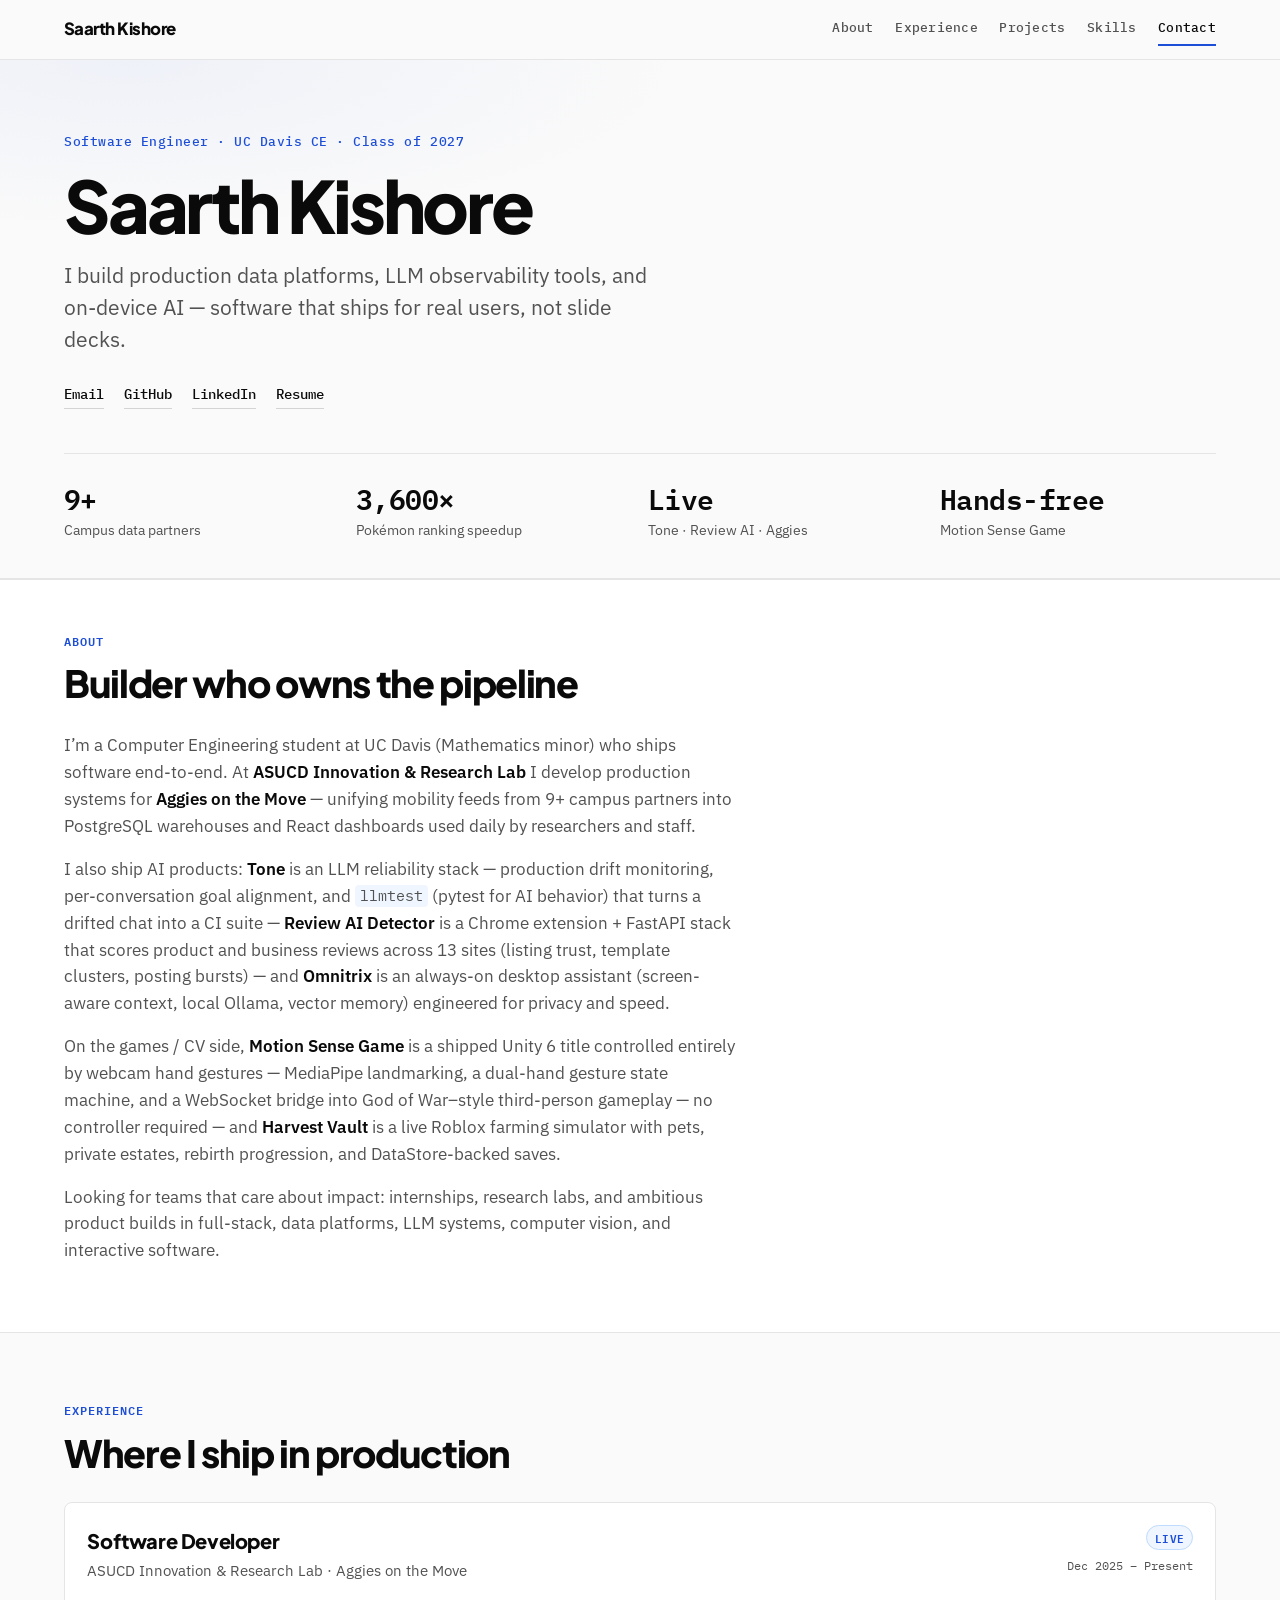
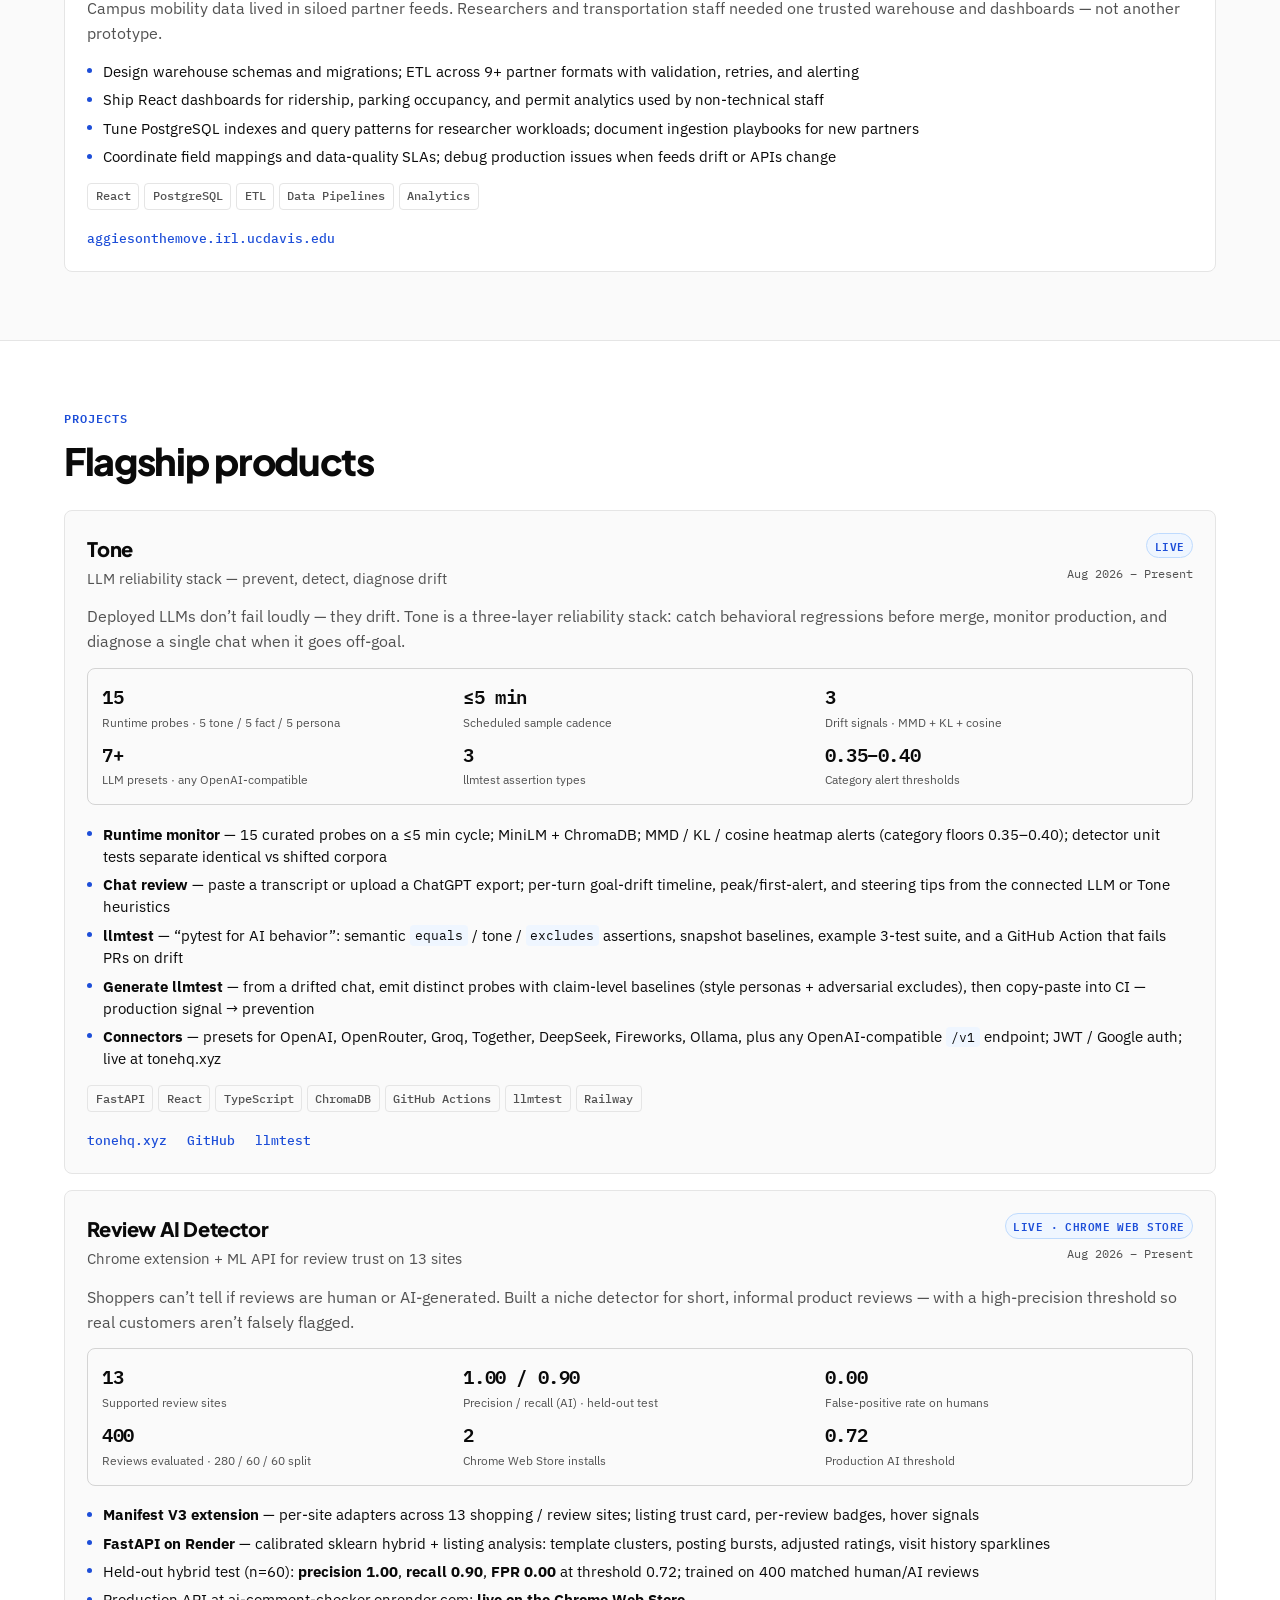
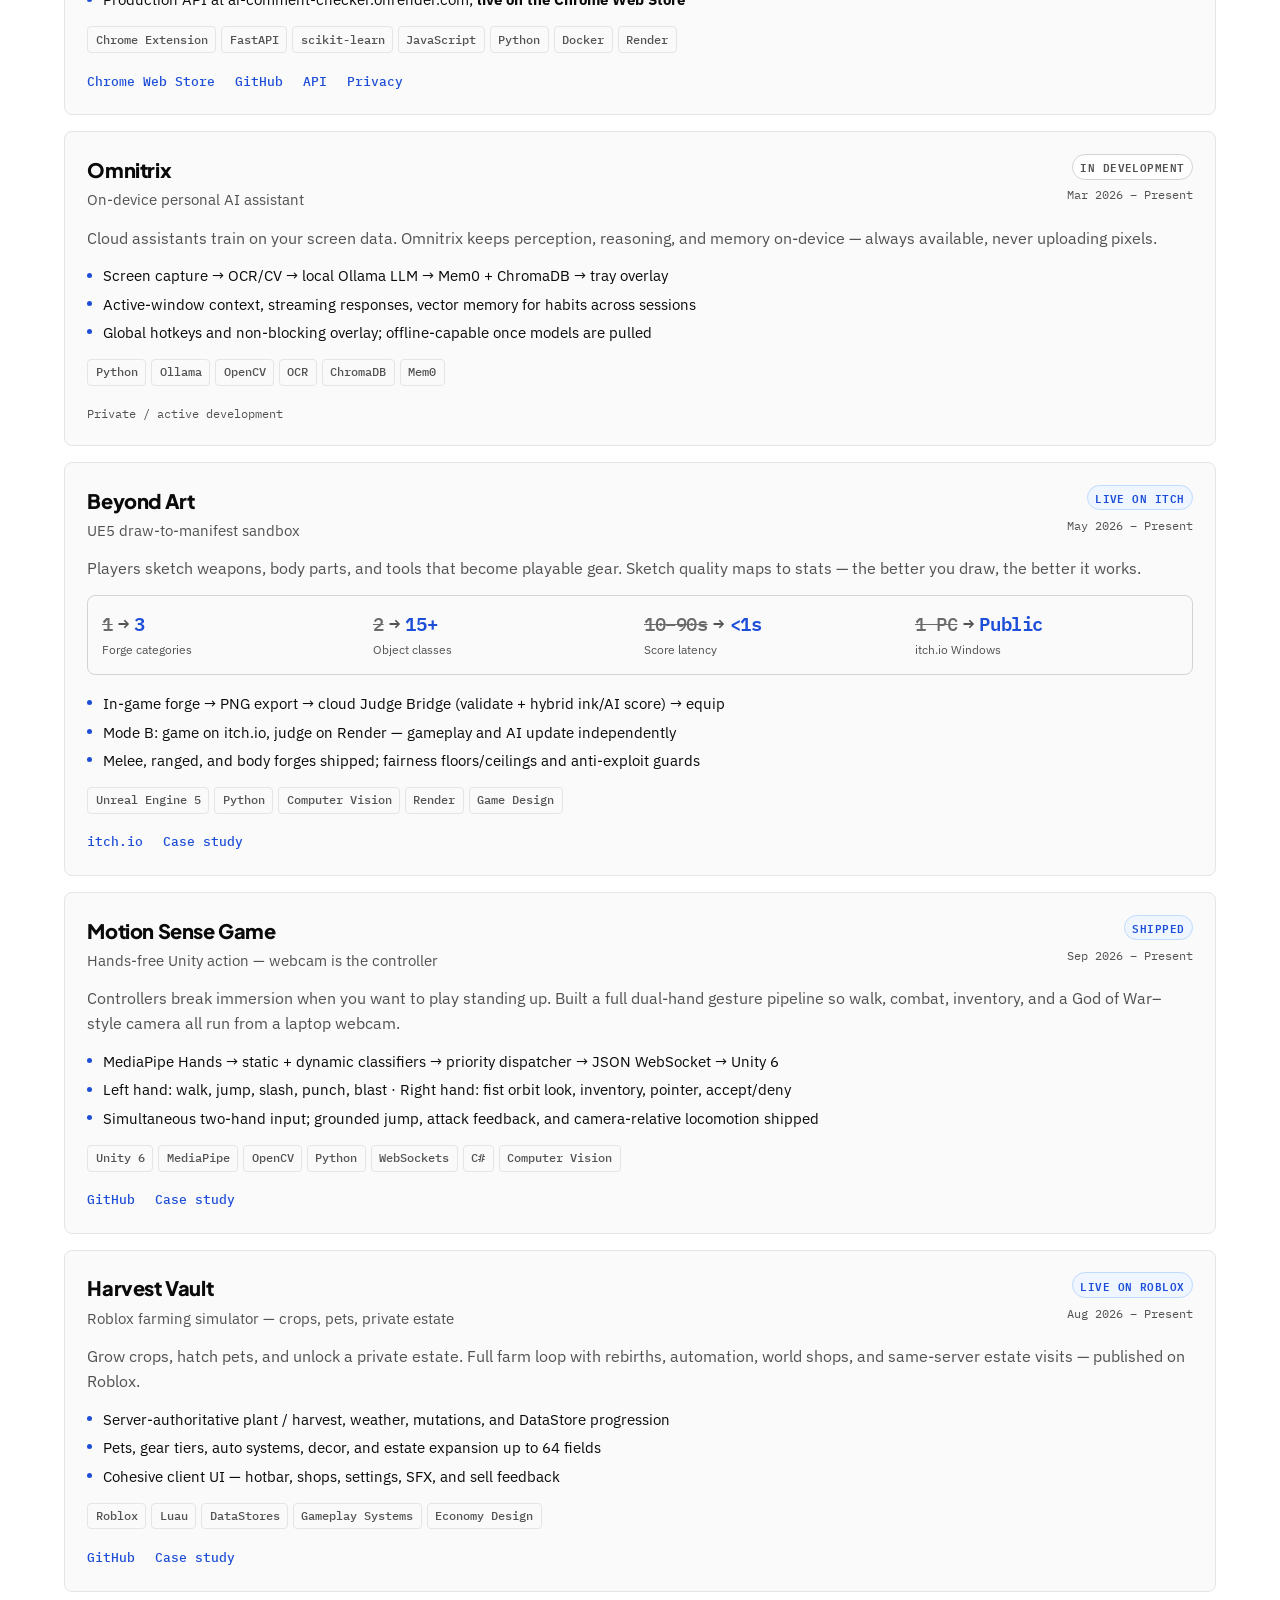
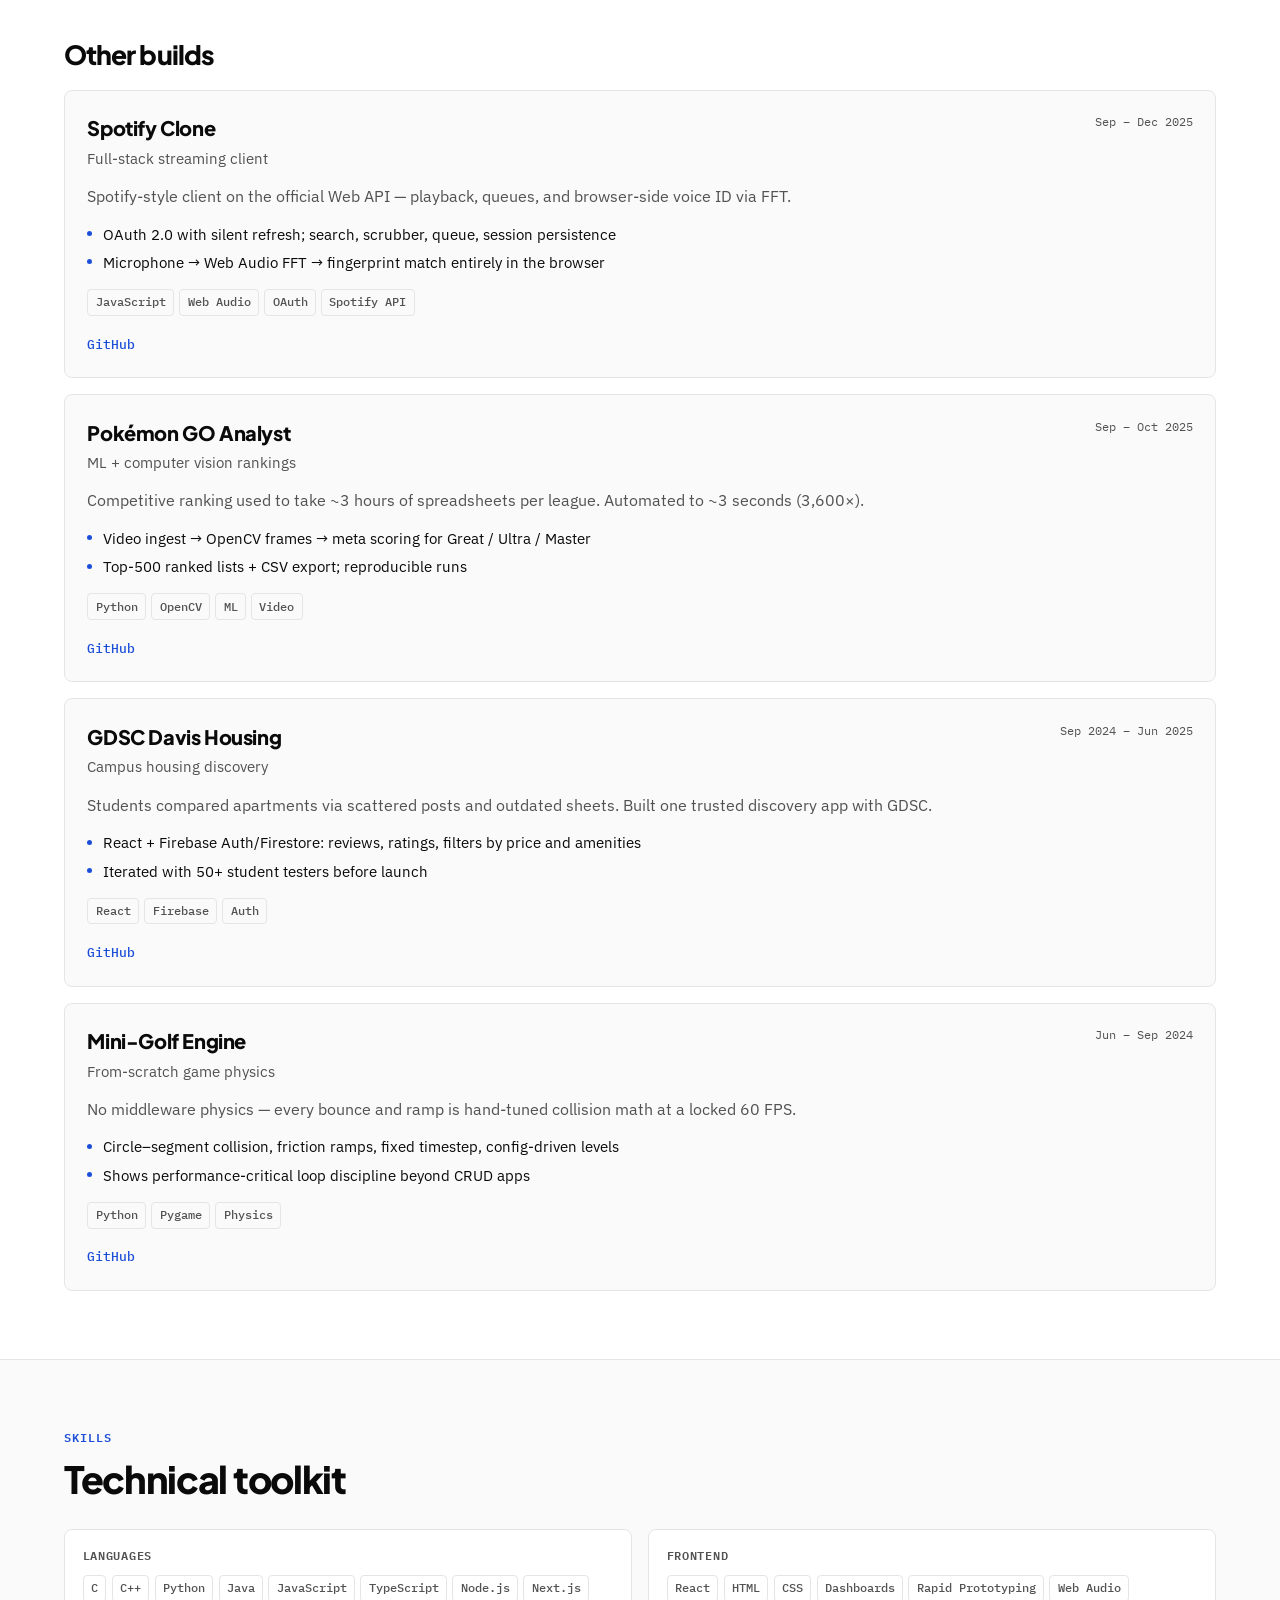
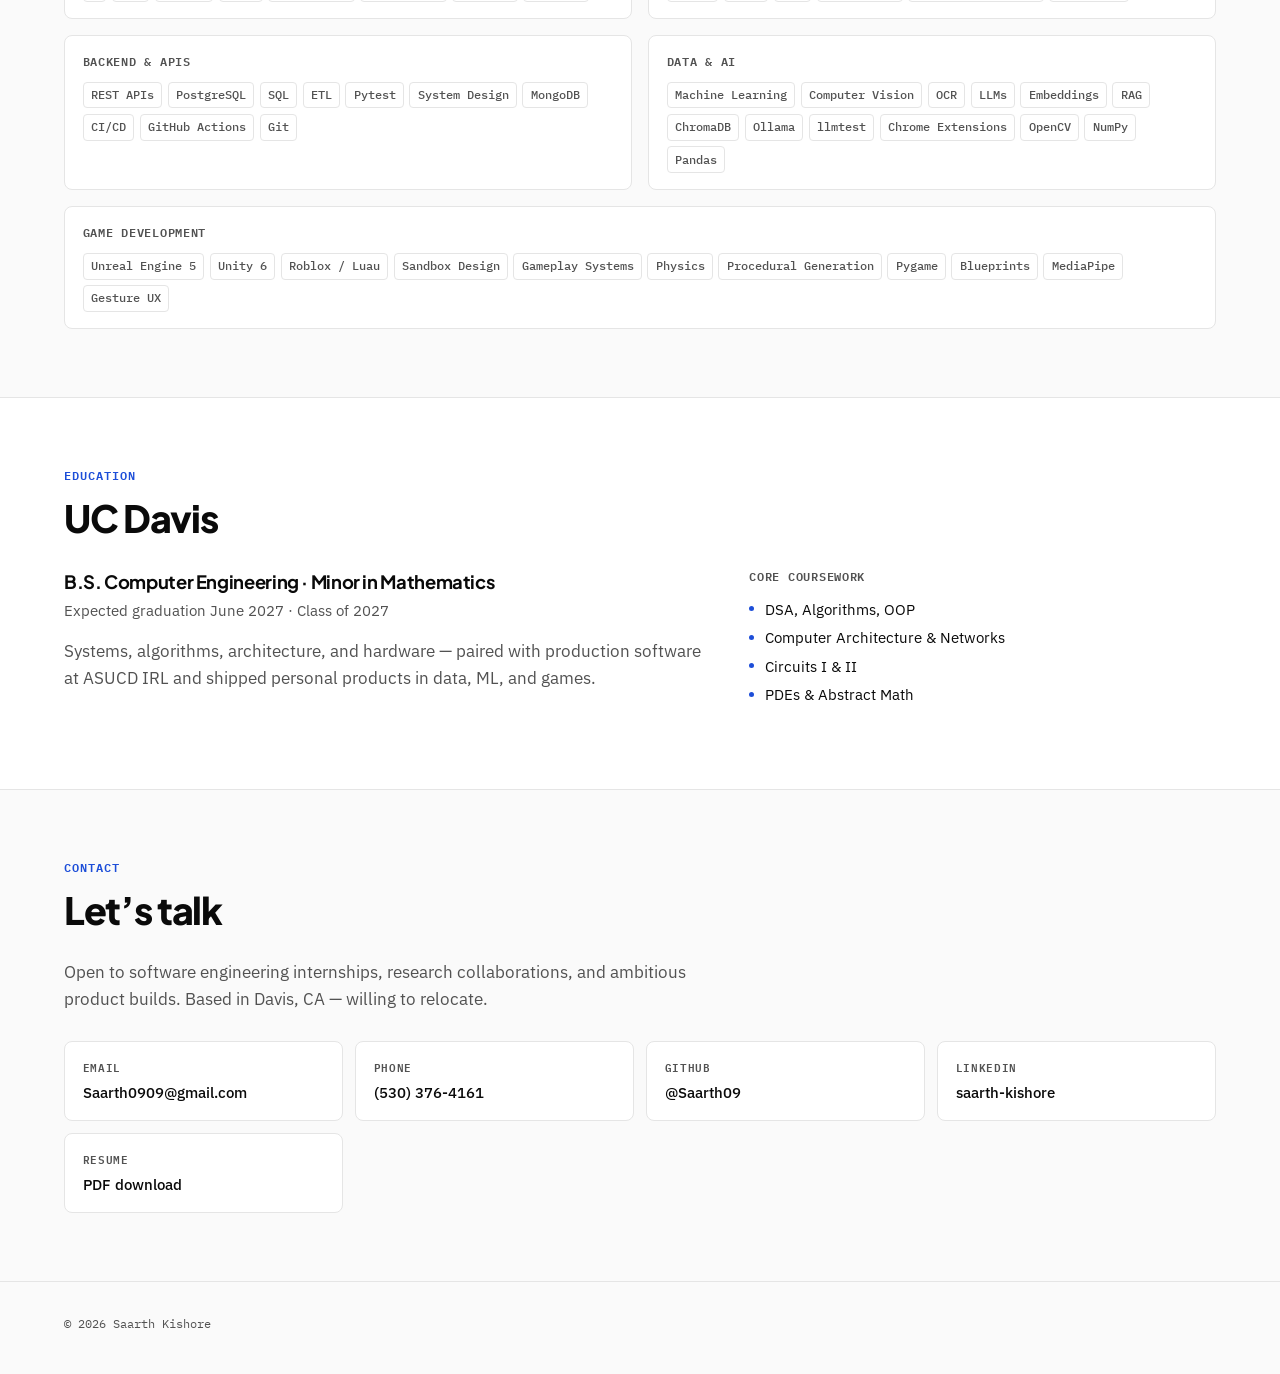
<file: index.html>
<!DOCTYPE html>
<html lang="en">
<head>
  <meta charset="UTF-8" />
  <meta name="viewport" content="width=device-width, initial-scale=1.0" />
  <meta name="description" content="Saarth Kishore — Software Engineer at UC Davis. Production campus data platforms (ASUCD IRL), LLM reliability stack (Tone + llmtest), Review AI Detector, Omnitrix, Motion Sense Game (Unity + MediaPipe), Harvest Vault (Roblox), full-stack systems, and computer vision." />
  <title>Saarth Kishore | Software Engineer</title>
  <link rel="preconnect" href="https://fonts.googleapis.com" />
  <link rel="preconnect" href="https://fonts.gstatic.com" crossorigin />
  <link href="https://fonts.googleapis.com/css2?family=IBM+Plex+Mono:wght@400;500;600&family=IBM+Plex+Sans:wght@400;500;600;700&family=Plus+Jakarta+Sans:wght@700;800&display=swap" rel="stylesheet" />
  <link rel="stylesheet" href="styles.css?v=26" />
  <link rel="icon" href="data:image/svg+xml,%3Csvg xmlns='http://www.w3.org/2000/svg' viewBox='0 0 100 100'%3E%3Ctext y='.9em' font-size='90'%3E%F0%9F%95%B7%EF%B8%8F%3C/text%3E%3C/svg%3E" />
</head>
<body>
  <a class="skip-link" href="#main">Skip to content</a>

  <header class="site-header" id="siteHeader">
    <div class="shell header-inner">
      <a class="brand" href="#top">Saarth Kishore</a>
      <button type="button" class="nav-toggle" id="navToggle" aria-expanded="false" aria-controls="siteNav" aria-label="Menu">
        <span></span><span></span>
      </button>
      <nav class="site-nav" id="siteNav" aria-label="Primary">
        <a href="#about">About</a>
        <a href="#experience">Experience</a>
        <a href="#projects">Projects</a>
        <a href="#skills">Skills</a>
        <a href="#contact">Contact</a>
      </nav>
    </div>
  </header>

  <main id="main">
    <section class="hero" id="top">
      <div class="shell hero-inner reveal">
        <p class="hero-eyebrow">Software Engineer · UC Davis CE · Class of 2027</p>
        <h1 class="hero-name">Saarth Kishore</h1>
        <p class="hero-tagline">
          I build production data platforms, LLM observability tools, and on-device AI —
          software that ships for real users, not slide decks.
        </p>
        <div class="hero-links">
          <a href="mailto:Saarth0909@gmail.com">Email</a>
          <a href="https://github.com/Saarth09" target="_blank" rel="noopener noreferrer">GitHub</a>
          <a href="https://www.linkedin.com/in/saarth-kishore-3716b81b5/" target="_blank" rel="noopener noreferrer">LinkedIn</a>
          <a href="Saarth%20Kishore%20Resume.pdf">Resume</a>
        </div>
        <dl class="stat-row">
          <div class="stat">
            <dt>9+</dt>
            <dd>Campus data partners</dd>
          </div>
          <div class="stat">
            <dt>3,600×</dt>
            <dd>Pokémon ranking speedup</dd>
          </div>
          <div class="stat">
            <dt>Live</dt>
            <dd>Tone · Review AI · Aggies</dd>
          </div>
          <div class="stat">
            <dt>Hands-free</dt>
            <dd>Motion Sense Game</dd>
          </div>
        </dl>
      </div>
    </section>

    <section class="section section-alt" id="about">
      <div class="shell reveal">
        <p class="section-label">About</p>
        <h2 class="section-title">Builder who owns the pipeline</h2>
        <div class="prose">
          <p>
            I’m a Computer Engineering student at UC Davis (Mathematics minor) who ships software
            end-to-end. At <strong>ASUCD Innovation &amp; Research Lab</strong> I develop production
            systems for <strong>Aggies on the Move</strong> — unifying mobility feeds from 9+ campus
            partners into PostgreSQL warehouses and React dashboards used daily by researchers and staff.
          </p>
          <p>
            I also ship AI products: <strong>Tone</strong> is an LLM reliability stack — production drift
            monitoring, per-conversation goal alignment, and <code>llmtest</code> (pytest for AI behavior)
            that turns a drifted chat into a CI suite — <strong>Review AI Detector</strong> is a Chrome
            extension + FastAPI stack that scores product and business reviews across 13 sites (listing trust,
            template clusters, posting bursts) — and <strong>Omnitrix</strong> is an always-on desktop assistant
            (screen-aware context, local Ollama, vector memory) engineered for privacy and speed.
          </p>
          <p>
            On the games / CV side, <strong>Motion Sense Game</strong> is a shipped Unity 6 title controlled
            entirely by webcam hand gestures — MediaPipe landmarking, a dual-hand gesture state machine, and a
            WebSocket bridge into God of War–style third-person gameplay — no controller required — and
            <strong>Harvest Vault</strong> is a live Roblox farming simulator with pets, private estates,
            rebirth progression, and DataStore-backed saves.
          </p>
          <p>
            Looking for teams that care about impact: internships, research labs, and ambitious product builds
            in full-stack, data platforms, LLM systems, computer vision, and interactive software.
          </p>
        </div>
      </div>
    </section>

    <section class="section" id="experience">
      <div class="shell reveal">
        <p class="section-label">Experience</p>
        <h2 class="section-title">Where I ship in production</h2>

        <article class="job-card">
          <header class="card-head">
            <div>
              <h3 class="card-title">Software Developer</h3>
              <p class="card-meta">ASUCD Innovation &amp; Research Lab · Aggies on the Move</p>
            </div>
            <div class="card-meta-right">
              <span class="pill pill-live">Live</span>
              <time class="card-dates">Dec 2025 – Present</time>
            </div>
          </header>
          <p class="card-problem">
            Campus mobility data lived in siloed partner feeds. Researchers and transportation staff
            needed one trusted warehouse and dashboards — not another prototype.
          </p>
          <ul class="card-bullets">
            <li>Design warehouse schemas and migrations; ETL across 9+ partner formats with validation, retries, and alerting</li>
            <li>Ship React dashboards for ridership, parking occupancy, and permit analytics used by non-technical staff</li>
            <li>Tune PostgreSQL indexes and query patterns for researcher workloads; document ingestion playbooks for new partners</li>
            <li>Coordinate field mappings and data-quality SLAs; debug production issues when feeds drift or APIs change</li>
          </ul>
          <ul class="tags">
            <li>React</li><li>PostgreSQL</li><li>ETL</li><li>Data Pipelines</li><li>Analytics</li>
          </ul>
          <div class="card-links">
            <a class="text-link" href="https://aggiesonthemove.irl.ucdavis.edu/" target="_blank" rel="noopener noreferrer">aggiesonthemove.irl.ucdavis.edu</a>
          </div>
        </article>
      </div>
    </section>

    <section class="section section-alt" id="projects">
      <div class="shell">
        <div class="reveal">
          <p class="section-label">Projects</p>
          <h2 class="section-title">Flagship products</h2>
        </div>

        <div class="project-grid">
          <article class="project-card reveal">
            <header class="card-head">
              <div>
                <h3 class="card-title">Tone</h3>
                <p class="card-meta">LLM reliability stack — prevent, detect, diagnose drift</p>
              </div>
              <div class="card-meta-right">
                <span class="pill pill-live">Live</span>
                <time class="card-dates">Aug 2026 – Present</time>
              </div>
            </header>
            <p class="card-problem">
              Deployed LLMs don’t fail loudly — they drift. Tone is a three-layer reliability stack:
              catch behavioral regressions before merge, monitor production, and diagnose a single chat
              when it goes off-goal.
            </p>
            <dl class="card-metrics card-metrics-prominent card-metrics-3" aria-label="Tone reliability metrics">
              <div class="card-metric">
                <dt>15</dt>
                <dd>Runtime probes · 5 tone / 5 fact / 5 persona</dd>
              </div>
              <div class="card-metric">
                <dt>≤5&nbsp;min</dt>
                <dd>Scheduled sample cadence</dd>
              </div>
              <div class="card-metric">
                <dt>3</dt>
                <dd>Drift signals · MMD + KL + cosine</dd>
              </div>
              <div class="card-metric">
                <dt>7+</dt>
                <dd>LLM presets · any OpenAI-compatible</dd>
              </div>
              <div class="card-metric">
                <dt>3</dt>
                <dd>llmtest assertion types</dd>
              </div>
              <div class="card-metric">
                <dt>0.35–0.40</dt>
                <dd>Category alert thresholds</dd>
              </div>
            </dl>
            <ul class="card-bullets">
              <li><strong>Runtime monitor</strong> — 15 curated probes on a ≤5&nbsp;min cycle; MiniLM + ChromaDB; MMD / KL / cosine heatmap alerts (category floors 0.35–0.40); detector unit tests separate identical vs shifted corpora</li>
              <li><strong>Chat review</strong> — paste a transcript or upload a ChatGPT export; per-turn goal-drift timeline, peak/first-alert, and steering tips from the connected LLM or Tone heuristics</li>
              <li><strong>llmtest</strong> — “pytest for AI behavior”: semantic <code>equals</code> / tone / <code>excludes</code> assertions, snapshot baselines, example 3-test suite, and a GitHub Action that fails PRs on drift</li>
              <li><strong>Generate llmtest</strong> — from a drifted chat, emit distinct probes with claim-level baselines (style personas + adversarial excludes), then copy-paste into CI — production signal → prevention</li>
              <li><strong>Connectors</strong> — presets for OpenAI, OpenRouter, Groq, Together, DeepSeek, Fireworks, Ollama, plus any OpenAI-compatible <code>/v1</code> endpoint; JWT / Google auth; live at tonehq.xyz</li>
            </ul>
            <ul class="tags">
              <li>FastAPI</li><li>React</li><li>TypeScript</li><li>ChromaDB</li><li>GitHub Actions</li><li>llmtest</li><li>Railway</li>
            </ul>
            <div class="card-links">
              <a class="text-link" href="https://tonehq.xyz" target="_blank" rel="noopener noreferrer">tonehq.xyz</a>
              <a class="text-link" href="https://github.com/Saarth09/Tone" target="_blank" rel="noopener noreferrer">GitHub</a>
              <a class="text-link" href="https://github.com/Saarth09/Tone/tree/main/packages/llmtest" target="_blank" rel="noopener noreferrer">llmtest</a>
            </div>
          </article>

          <article class="project-card reveal">
            <header class="card-head">
              <div>
                <h3 class="card-title">Review AI Detector</h3>
                <p class="card-meta">Chrome extension + ML API for review trust on 13 sites</p>
              </div>
              <div class="card-meta-right">
                <span class="pill pill-live">Live · Chrome Web Store</span>
                <time class="card-dates">Aug 2026 – Present</time>
              </div>
            </header>
            <p class="card-problem">
              Shoppers can’t tell if reviews are human or AI-generated. Built a niche detector for
              short, informal product reviews — with a high-precision threshold so real customers
              aren’t falsely flagged.
            </p>
            <dl class="card-metrics card-metrics-prominent card-metrics-3" aria-label="Review AI Detector metrics">
              <div class="card-metric">
                <dt>13</dt>
                <dd>Supported review sites</dd>
              </div>
              <div class="card-metric">
                <dt>1.00 / 0.90</dt>
                <dd>Precision / recall (AI) · held-out test</dd>
              </div>
              <div class="card-metric">
                <dt>0.00</dt>
                <dd>False-positive rate on humans</dd>
              </div>
              <div class="card-metric">
                <dt>400</dt>
                <dd>Reviews evaluated · 280 / 60 / 60 split</dd>
              </div>
              <div class="card-metric">
                <dt>2</dt>
                <dd>Chrome Web Store installs</dd>
              </div>
              <div class="card-metric">
                <dt>0.72</dt>
                <dd>Production AI threshold</dd>
              </div>
            </dl>
            <ul class="card-bullets">
              <li><strong>Manifest V3 extension</strong> — per-site adapters across 13 shopping / review sites; listing trust card, per-review badges, hover signals</li>
              <li><strong>FastAPI on Render</strong> — calibrated sklearn hybrid + listing analysis: template clusters, posting bursts, adjusted ratings, visit history sparklines</li>
              <li>Held-out hybrid test (n=60): <strong>precision 1.00</strong>, <strong>recall 0.90</strong>, <strong>FPR 0.00</strong> at threshold 0.72; trained on 400 matched human/AI reviews</li>
              <li>Production API at ai-comment-checker.onrender.com; <strong>live on the Chrome Web Store</strong></li>
            </ul>
            <ul class="tags">
              <li>Chrome Extension</li><li>FastAPI</li><li>scikit-learn</li><li>JavaScript</li><li>Python</li><li>Docker</li><li>Render</li>
            </ul>
            <div class="card-links">
              <a class="text-link" href="https://chromewebstore.google.com/detail/review-ai-detector/fodafbcpmajknhkpaicakejpcokkpjhp" target="_blank" rel="noopener noreferrer">Chrome Web Store</a>
              <a class="text-link" href="https://github.com/Saarth09/AI-Comment-Checker" target="_blank" rel="noopener noreferrer">GitHub</a>
              <a class="text-link" href="https://ai-comment-checker.onrender.com/health" target="_blank" rel="noopener noreferrer">API</a>
              <a class="text-link" href="https://raw.githubusercontent.com/Saarth09/AI-Comment-Checker/main/extension/privacy.html" target="_blank" rel="noopener noreferrer">Privacy</a>
            </div>
          </article>

          <article class="project-card reveal">
            <header class="card-head">
              <div>
                <h3 class="card-title">Omnitrix</h3>
                <p class="card-meta">On-device personal AI assistant</p>
              </div>
              <div class="card-meta-right">
                <span class="pill">In development</span>
                <time class="card-dates">Mar 2026 – Present</time>
              </div>
            </header>
            <p class="card-problem">
              Cloud assistants train on your screen data. Omnitrix keeps perception, reasoning, and memory
              on-device — always available, never uploading pixels.
            </p>
            <ul class="card-bullets">
              <li>Screen capture → OCR/CV → local Ollama LLM → Mem0 + ChromaDB → tray overlay</li>
              <li>Active-window context, streaming responses, vector memory for habits across sessions</li>
              <li>Global hotkeys and non-blocking overlay; offline-capable once models are pulled</li>
            </ul>
            <ul class="tags">
              <li>Python</li><li>Ollama</li><li>OpenCV</li><li>OCR</li><li>ChromaDB</li><li>Mem0</li>
            </ul>
            <div class="card-links">
              <span class="muted-note">Private / active development</span>
            </div>
          </article>

          <article class="project-card reveal">
            <header class="card-head">
              <div>
                <h3 class="card-title">Beyond Art</h3>
                <p class="card-meta">UE5 draw-to-manifest sandbox</p>
              </div>
              <div class="card-meta-right">
                <span class="pill pill-live">Live on itch</span>
                <time class="card-dates">May 2026 – Present</time>
              </div>
            </header>
            <p class="card-problem">
              Players sketch weapons, body parts, and tools that become playable gear.
              Sketch quality maps to stats — the better you draw, the better it works.
            </p>
            <dl class="card-metrics card-metrics-prominent" aria-label="Beyond Art impact metrics">
              <div class="card-metric">
                <dt><span class="metric-from">1</span><span class="metric-arrow" aria-hidden="true">→</span><span class="metric-to">3</span></dt>
                <dd>Forge categories</dd>
              </div>
              <div class="card-metric">
                <dt><span class="metric-from">2</span><span class="metric-arrow" aria-hidden="true">→</span><span class="metric-to">15+</span></dt>
                <dd>Object classes</dd>
              </div>
              <div class="card-metric">
                <dt><span class="metric-from">10–90s</span><span class="metric-arrow" aria-hidden="true">→</span><span class="metric-to">&lt;1s</span></dt>
                <dd>Score latency</dd>
              </div>
              <div class="card-metric">
                <dt><span class="metric-from">1 PC</span><span class="metric-arrow" aria-hidden="true">→</span><span class="metric-to">Public</span></dt>
                <dd>itch.io Windows</dd>
              </div>
            </dl>
            <ul class="card-bullets">
              <li>In-game forge → PNG export → cloud Judge Bridge (validate + hybrid ink/AI score) → equip</li>
              <li>Mode B: game on itch.io, judge on Render — gameplay and AI update independently</li>
              <li>Melee, ranged, and body forges shipped; fairness floors/ceilings and anti-exploit guards</li>
            </ul>
            <ul class="tags">
              <li>Unreal Engine 5</li><li>Python</li><li>Computer Vision</li><li>Render</li><li>Game Design</li>
            </ul>
            <div class="card-links">
              <a class="text-link" href="https://saarth09.itch.io/beyondart" target="_blank" rel="noopener noreferrer">itch.io</a>
              <a class="text-link" href="beyond-art.html">Case study</a>
            </div>
          </article>

          <article class="project-card reveal">
            <header class="card-head">
              <div>
                <h3 class="card-title">Motion Sense Game</h3>
                <p class="card-meta">Hands-free Unity action — webcam is the controller</p>
              </div>
              <div class="card-meta-right">
                <span class="pill pill-live">Shipped</span>
                <time class="card-dates">Sep 2026 – Present</time>
              </div>
            </header>
            <p class="card-problem">
              Controllers break immersion when you want to play standing up. Built a full dual-hand
              gesture pipeline so walk, combat, inventory, and a God of War–style camera all run from a laptop webcam.
            </p>
            <ul class="card-bullets">
              <li>MediaPipe Hands → static + dynamic classifiers → priority dispatcher → JSON WebSocket → Unity 6</li>
              <li>Left hand: walk, jump, slash, punch, blast · Right hand: fist orbit look, inventory, pointer, accept/deny</li>
              <li>Simultaneous two-hand input; grounded jump, attack feedback, and camera-relative locomotion shipped</li>
            </ul>
            <ul class="tags">
              <li>Unity 6</li><li>MediaPipe</li><li>OpenCV</li><li>Python</li><li>WebSockets</li><li>C#</li><li>Computer Vision</li>
            </ul>
            <div class="card-links">
              <a class="text-link" href="https://github.com/Saarth09/MotionSenseGame" target="_blank" rel="noopener noreferrer">GitHub</a>
              <a class="text-link" href="motion-sense-game.html">Case study</a>
            </div>
          </article>

          <article class="project-card reveal">
            <header class="card-head">
              <div>
                <h3 class="card-title">Harvest Vault</h3>
                <p class="card-meta">Roblox farming simulator — crops, pets, private estate</p>
              </div>
              <div class="card-meta-right">
                <span class="pill pill-live">Live on Roblox</span>
                <time class="card-dates">Aug 2026 – Present</time>
              </div>
            </header>
            <p class="card-problem">
              Grow crops, hatch pets, and unlock a private estate. Full farm loop with rebirths,
              automation, world shops, and same-server estate visits — published on Roblox.
            </p>
            <ul class="card-bullets">
              <li>Server-authoritative plant / harvest, weather, mutations, and DataStore progression</li>
              <li>Pets, gear tiers, auto systems, decor, and estate expansion up to 64 fields</li>
              <li>Cohesive client UI — hotbar, shops, settings, SFX, and sell feedback</li>
            </ul>
            <ul class="tags">
              <li>Roblox</li><li>Luau</li><li>DataStores</li><li>Gameplay Systems</li><li>Economy Design</li>
            </ul>
            <div class="card-links">
              <a class="text-link" href="https://github.com/Saarth09/Roblox-Farm-Simulator" target="_blank" rel="noopener noreferrer">GitHub</a>
              <a class="text-link" href="harvest-vault.html">Case study</a>
            </div>
          </article>
        </div>

        <div class="reveal" style="margin-top: 3rem;">
          <h2 class="section-title section-title-sm">Other builds</h2>
        </div>

        <div class="project-grid project-grid-2">
          <article class="project-card reveal">
            <header class="card-head">
              <div>
                <h3 class="card-title">Spotify Clone</h3>
                <p class="card-meta">Full-stack streaming client</p>
              </div>
              <time class="card-dates">Sep – Dec 2025</time>
            </header>
            <p class="card-problem">
              Spotify-style client on the official Web API — playback, queues, and browser-side voice ID via FFT.
            </p>
            <ul class="card-bullets">
              <li>OAuth 2.0 with silent refresh; search, scrubber, queue, session persistence</li>
              <li>Microphone → Web Audio FFT → fingerprint match entirely in the browser</li>
            </ul>
            <ul class="tags"><li>JavaScript</li><li>Web Audio</li><li>OAuth</li><li>Spotify API</li></ul>
            <div class="card-links">
              <a class="text-link" href="https://github.com/Saarth09" target="_blank" rel="noopener noreferrer">GitHub</a>
            </div>
          </article>

          <article class="project-card reveal">
            <header class="card-head">
              <div>
                <h3 class="card-title">Pokémon GO Analyst</h3>
                <p class="card-meta">ML + computer vision rankings</p>
              </div>
              <time class="card-dates">Sep – Oct 2025</time>
            </header>
            <p class="card-problem">
              Competitive ranking used to take ~3 hours of spreadsheets per league. Automated to ~3 seconds (3,600×).
            </p>
            <ul class="card-bullets">
              <li>Video ingest → OpenCV frames → meta scoring for Great / Ultra / Master</li>
              <li>Top-500 ranked lists + CSV export; reproducible runs</li>
            </ul>
            <ul class="tags"><li>Python</li><li>OpenCV</li><li>ML</li><li>Video</li></ul>
            <div class="card-links">
              <a class="text-link" href="https://github.com/Saarth09" target="_blank" rel="noopener noreferrer">GitHub</a>
            </div>
          </article>

          <article class="project-card reveal">
            <header class="card-head">
              <div>
                <h3 class="card-title">GDSC Davis Housing</h3>
                <p class="card-meta">Campus housing discovery</p>
              </div>
              <time class="card-dates">Sep 2024 – Jun 2025</time>
            </header>
            <p class="card-problem">
              Students compared apartments via scattered posts and outdated sheets. Built one trusted discovery app with GDSC.
            </p>
            <ul class="card-bullets">
              <li>React + Firebase Auth/Firestore: reviews, ratings, filters by price and amenities</li>
              <li>Iterated with 50+ student testers before launch</li>
            </ul>
            <ul class="tags"><li>React</li><li>Firebase</li><li>Auth</li></ul>
            <div class="card-links">
              <a class="text-link" href="https://github.com/Saarth09" target="_blank" rel="noopener noreferrer">GitHub</a>
            </div>
          </article>

          <article class="project-card reveal">
            <header class="card-head">
              <div>
                <h3 class="card-title">Mini-Golf Engine</h3>
                <p class="card-meta">From-scratch game physics</p>
              </div>
              <time class="card-dates">Jun – Sep 2024</time>
            </header>
            <p class="card-problem">
              No middleware physics — every bounce and ramp is hand-tuned collision math at a locked 60 FPS.
            </p>
            <ul class="card-bullets">
              <li>Circle–segment collision, friction ramps, fixed timestep, config-driven levels</li>
              <li>Shows performance-critical loop discipline beyond CRUD apps</li>
            </ul>
            <ul class="tags"><li>Python</li><li>Pygame</li><li>Physics</li></ul>
            <div class="card-links">
              <a class="text-link" href="https://github.com/Saarth09" target="_blank" rel="noopener noreferrer">GitHub</a>
            </div>
          </article>
        </div>
      </div>
    </section>

    <section class="section" id="skills">
      <div class="shell reveal">
        <p class="section-label">Skills</p>
        <h2 class="section-title">Technical toolkit</h2>
        <div class="skills-grid">
          <div class="skill-group">
            <h3>Languages</h3>
            <ul class="tags">
              <li>C</li><li>C++</li><li>Python</li><li>Java</li><li>JavaScript</li><li>TypeScript</li><li>Node.js</li><li>Next.js</li>
            </ul>
          </div>
          <div class="skill-group">
            <h3>Frontend</h3>
            <ul class="tags">
              <li>React</li><li>HTML</li><li>CSS</li><li>Dashboards</li><li>Rapid Prototyping</li><li>Web Audio</li>
            </ul>
          </div>
          <div class="skill-group">
            <h3>Backend &amp; APIs</h3>
            <ul class="tags">
              <li>REST APIs</li><li>PostgreSQL</li><li>SQL</li><li>ETL</li><li>Pytest</li><li>System Design</li><li>MongoDB</li><li>CI/CD</li><li>GitHub Actions</li><li>Git</li>
            </ul>
          </div>
          <div class="skill-group">
            <h3>Data &amp; AI</h3>
            <ul class="tags">
              <li>Machine Learning</li><li>Computer Vision</li><li>OCR</li><li>LLMs</li><li>Embeddings</li><li>RAG</li><li>ChromaDB</li><li>Ollama</li><li>llmtest</li><li>Chrome Extensions</li><li>OpenCV</li><li>NumPy</li><li>Pandas</li>
            </ul>
          </div>
          <div class="skill-group skill-group-wide">
            <h3>Game Development</h3>
            <ul class="tags">
              <li>Unreal Engine 5</li><li>Unity 6</li><li>Roblox / Luau</li><li>Sandbox Design</li><li>Gameplay Systems</li><li>Physics</li><li>Procedural Generation</li><li>Pygame</li><li>Blueprints</li><li>MediaPipe</li><li>Gesture UX</li>
            </ul>
          </div>
        </div>
      </div>
    </section>

    <section class="section section-alt" id="education">
      <div class="shell reveal">
        <p class="section-label">Education</p>
        <h2 class="section-title">UC Davis</h2>
        <div class="edu-grid">
          <div>
            <p class="edu-degree">B.S. Computer Engineering · Minor in Mathematics</p>
            <p class="card-meta">Expected graduation June 2027 · Class of 2027</p>
            <p class="prose" style="margin-top: 1rem;">
              Systems, algorithms, architecture, and hardware — paired with production software at ASUCD IRL
              and shipped personal products in data, ML, and games.
            </p>
          </div>
          <div>
            <h3 class="edu-sub">Core coursework</h3>
            <ul class="card-bullets">
              <li>DSA, Algorithms, OOP</li>
              <li>Computer Architecture &amp; Networks</li>
              <li>Circuits I &amp; II</li>
              <li>PDEs &amp; Abstract Math</li>
            </ul>
          </div>
        </div>
      </div>
    </section>

    <section class="section" id="contact">
      <div class="shell reveal">
        <p class="section-label">Contact</p>
        <h2 class="section-title">Let’s talk</h2>
        <p class="prose contact-lede">
          Open to software engineering internships, research collaborations, and ambitious product builds.
          Based in Davis, CA — willing to relocate.
        </p>
        <div class="contact-grid">
          <a class="contact-item" href="mailto:Saarth0909@gmail.com">
            <span class="contact-label">Email</span>
            <span class="contact-value">Saarth0909@gmail.com</span>
          </a>
          <a class="contact-item" href="tel:+15303764161">
            <span class="contact-label">Phone</span>
            <span class="contact-value">(530) 376-4161</span>
          </a>
          <a class="contact-item" href="https://github.com/Saarth09" target="_blank" rel="noopener noreferrer">
            <span class="contact-label">GitHub</span>
            <span class="contact-value">@Saarth09</span>
          </a>
          <a class="contact-item" href="https://www.linkedin.com/in/saarth-kishore-3716b81b5/" target="_blank" rel="noopener noreferrer">
            <span class="contact-label">LinkedIn</span>
            <span class="contact-value">saarth-kishore</span>
          </a>
          <a class="contact-item" href="Saarth%20Kishore%20Resume.pdf">
            <span class="contact-label">Resume</span>
            <span class="contact-value">PDF download</span>
          </a>
        </div>
      </div>
    </section>
  </main>

  <footer class="site-footer">
    <div class="shell">
      <p>© 2026 Saarth Kishore</p>
    </div>
  </footer>

  <script src="script.js?v=20"></script>
</body>
</html>
</file>
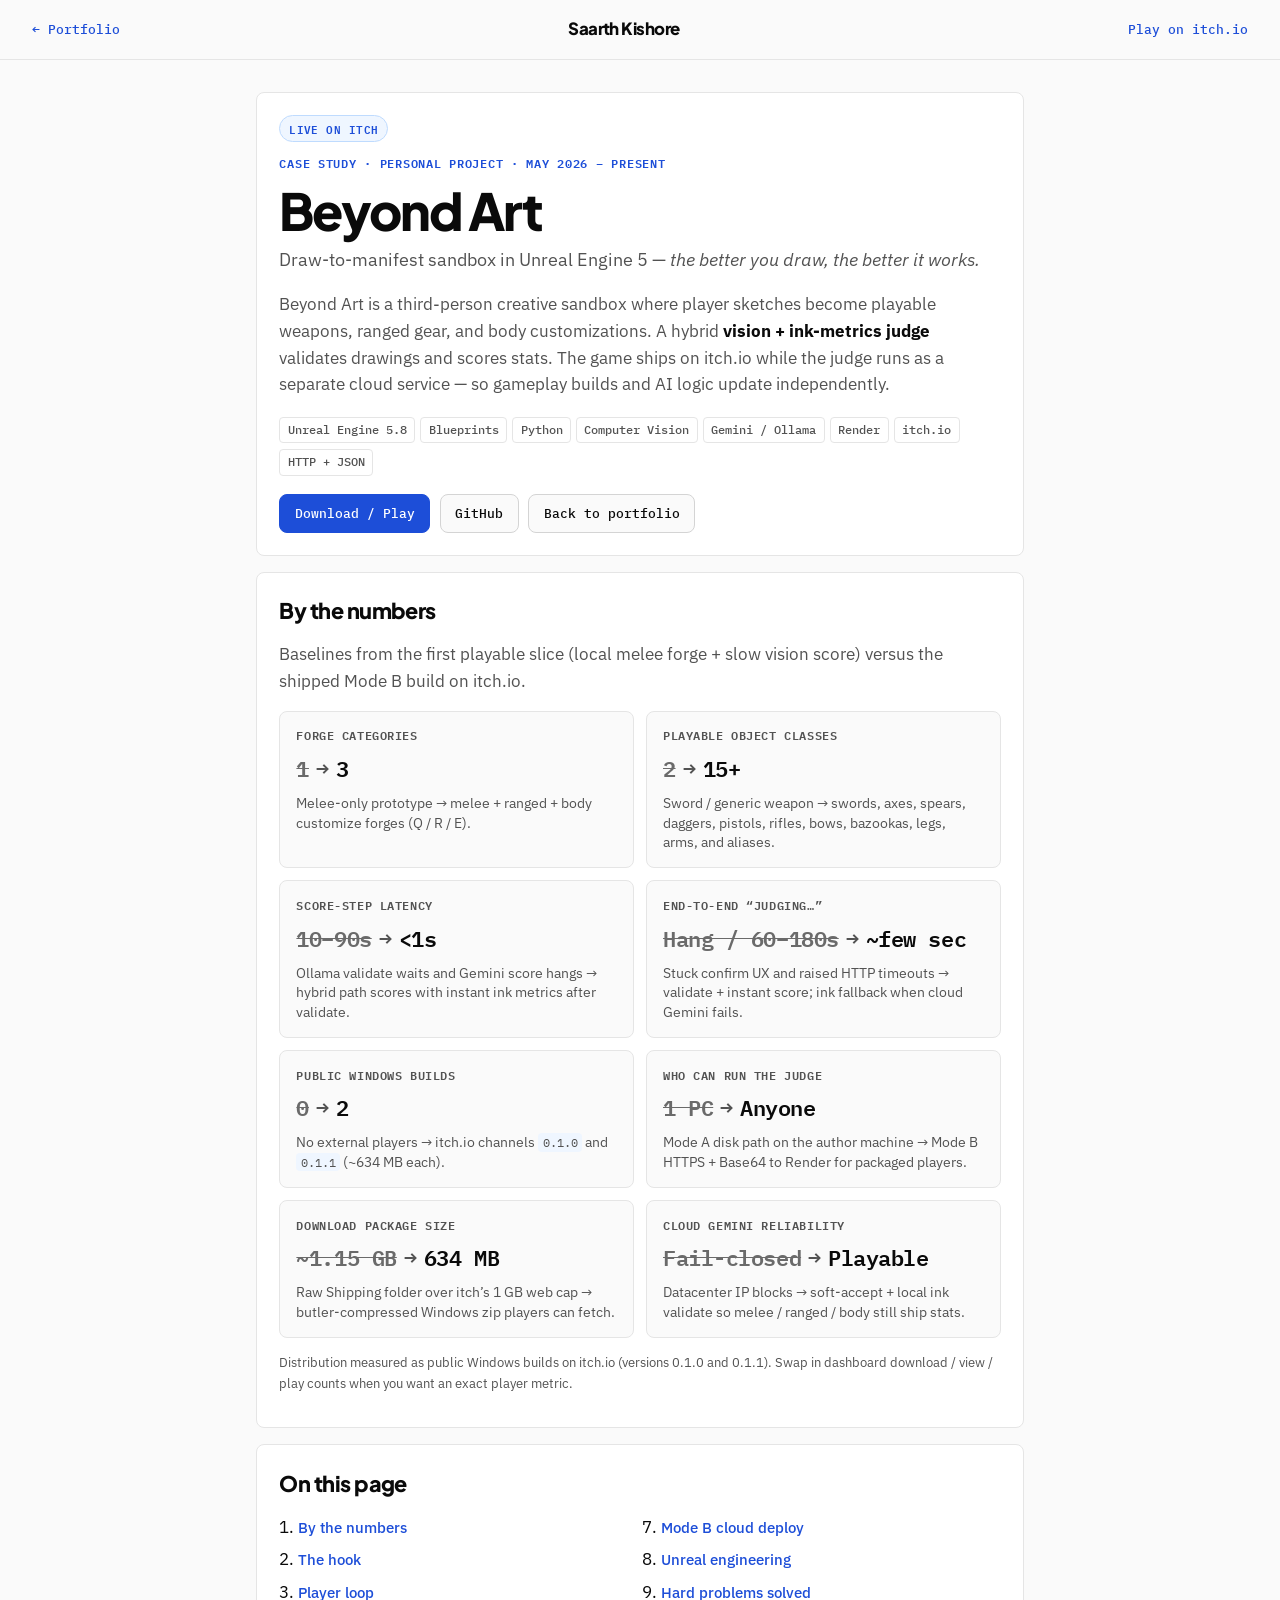
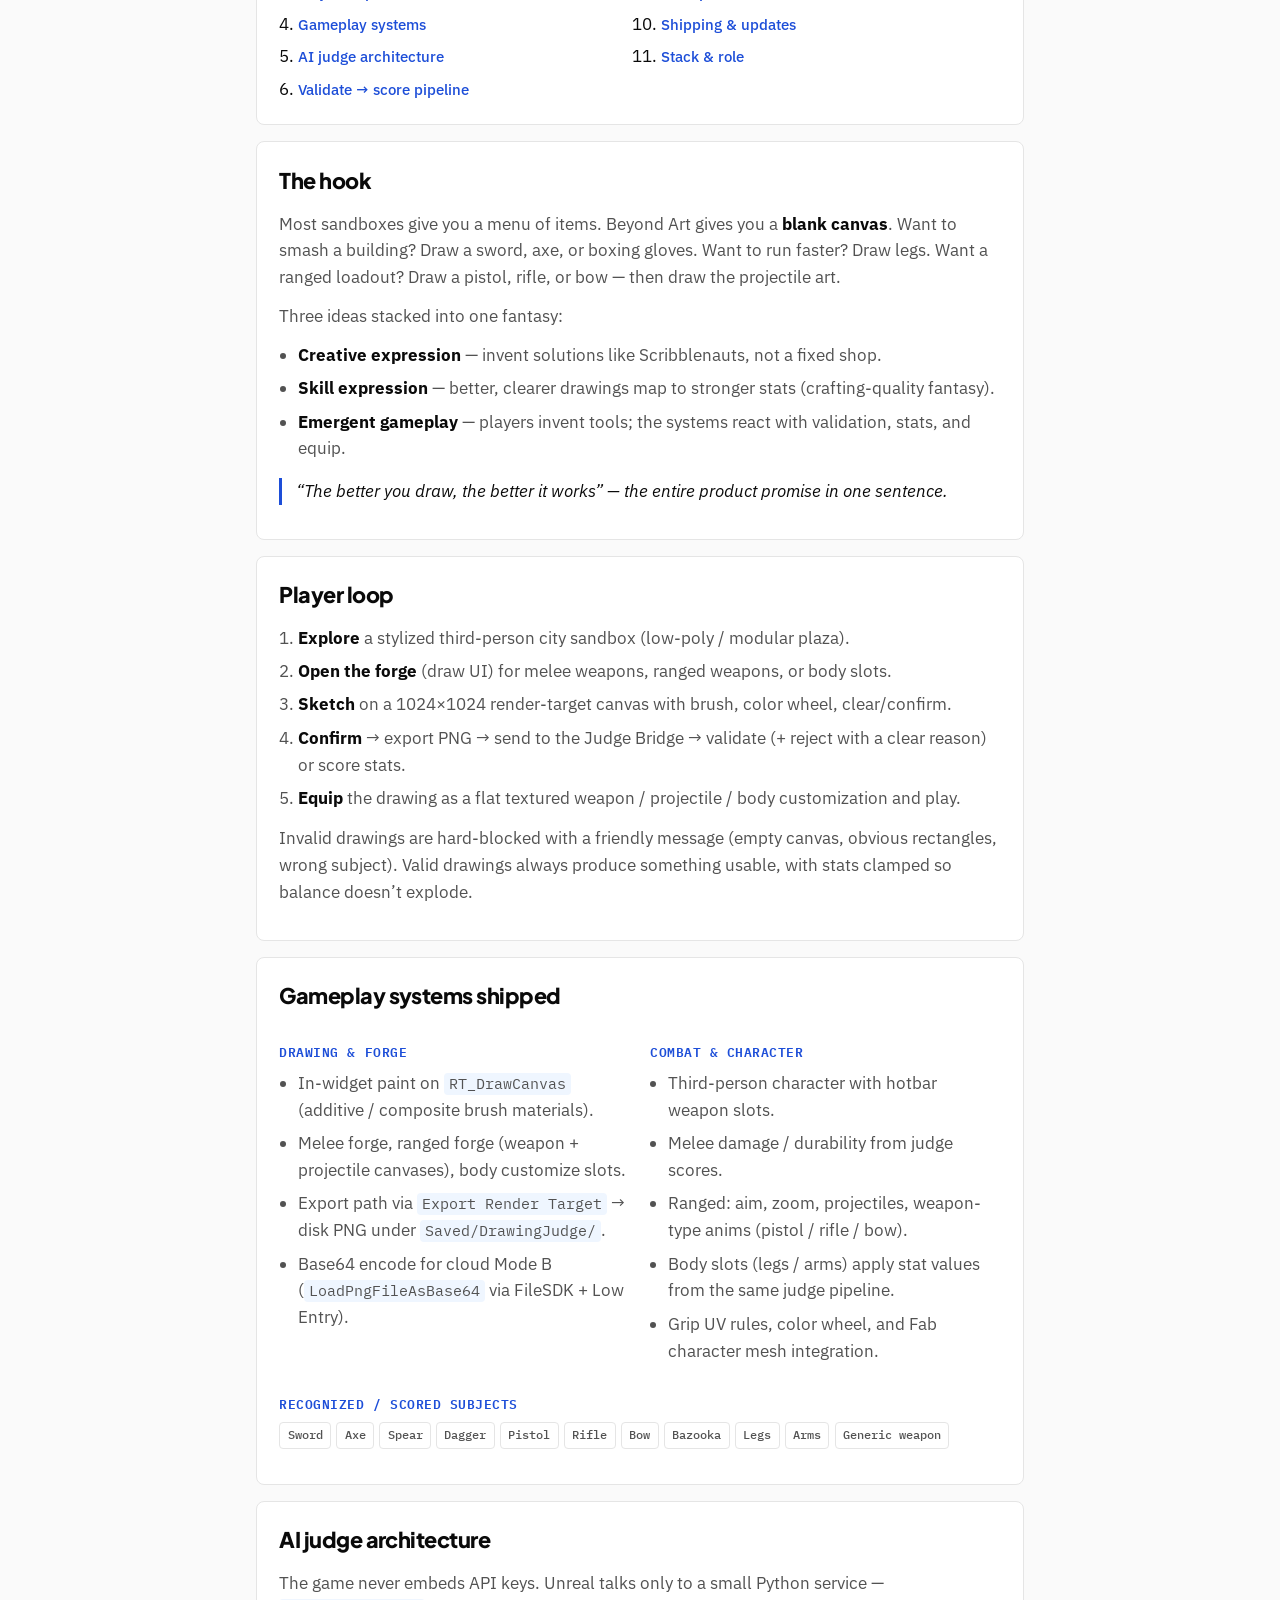
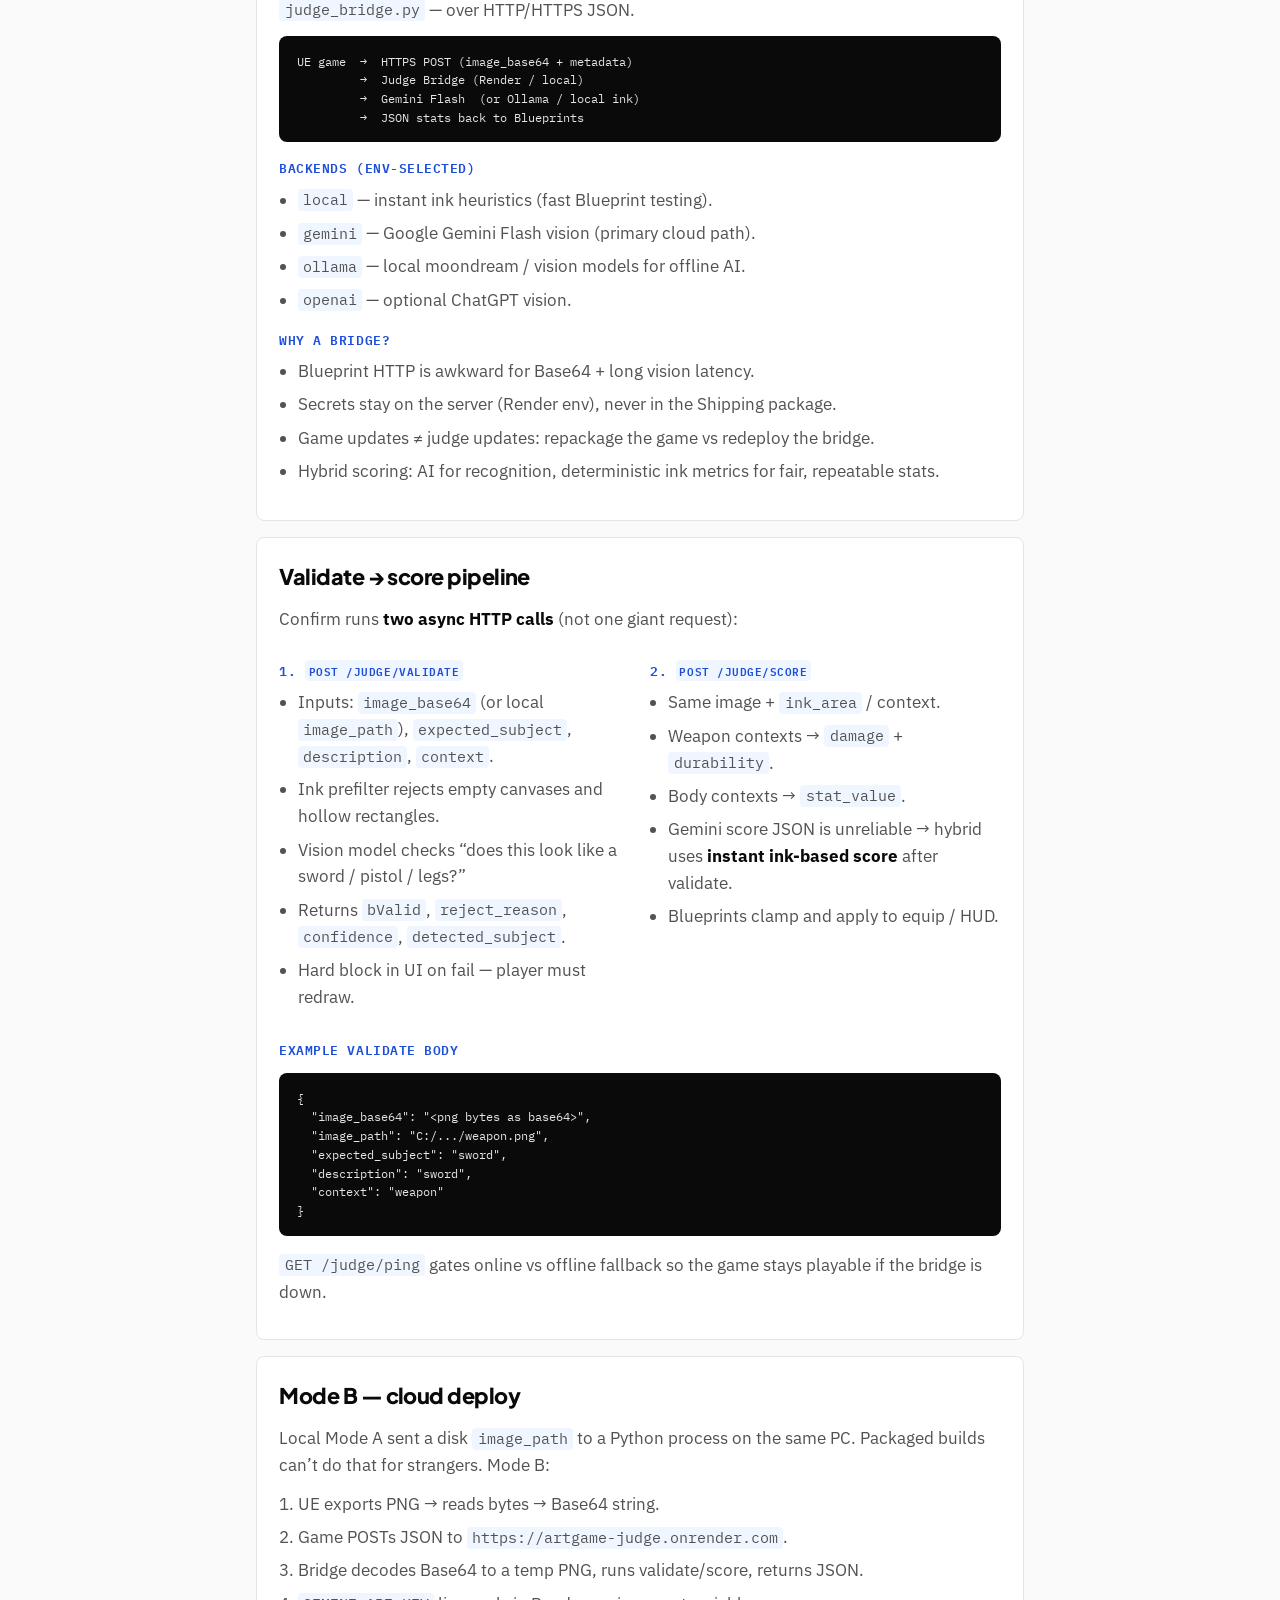
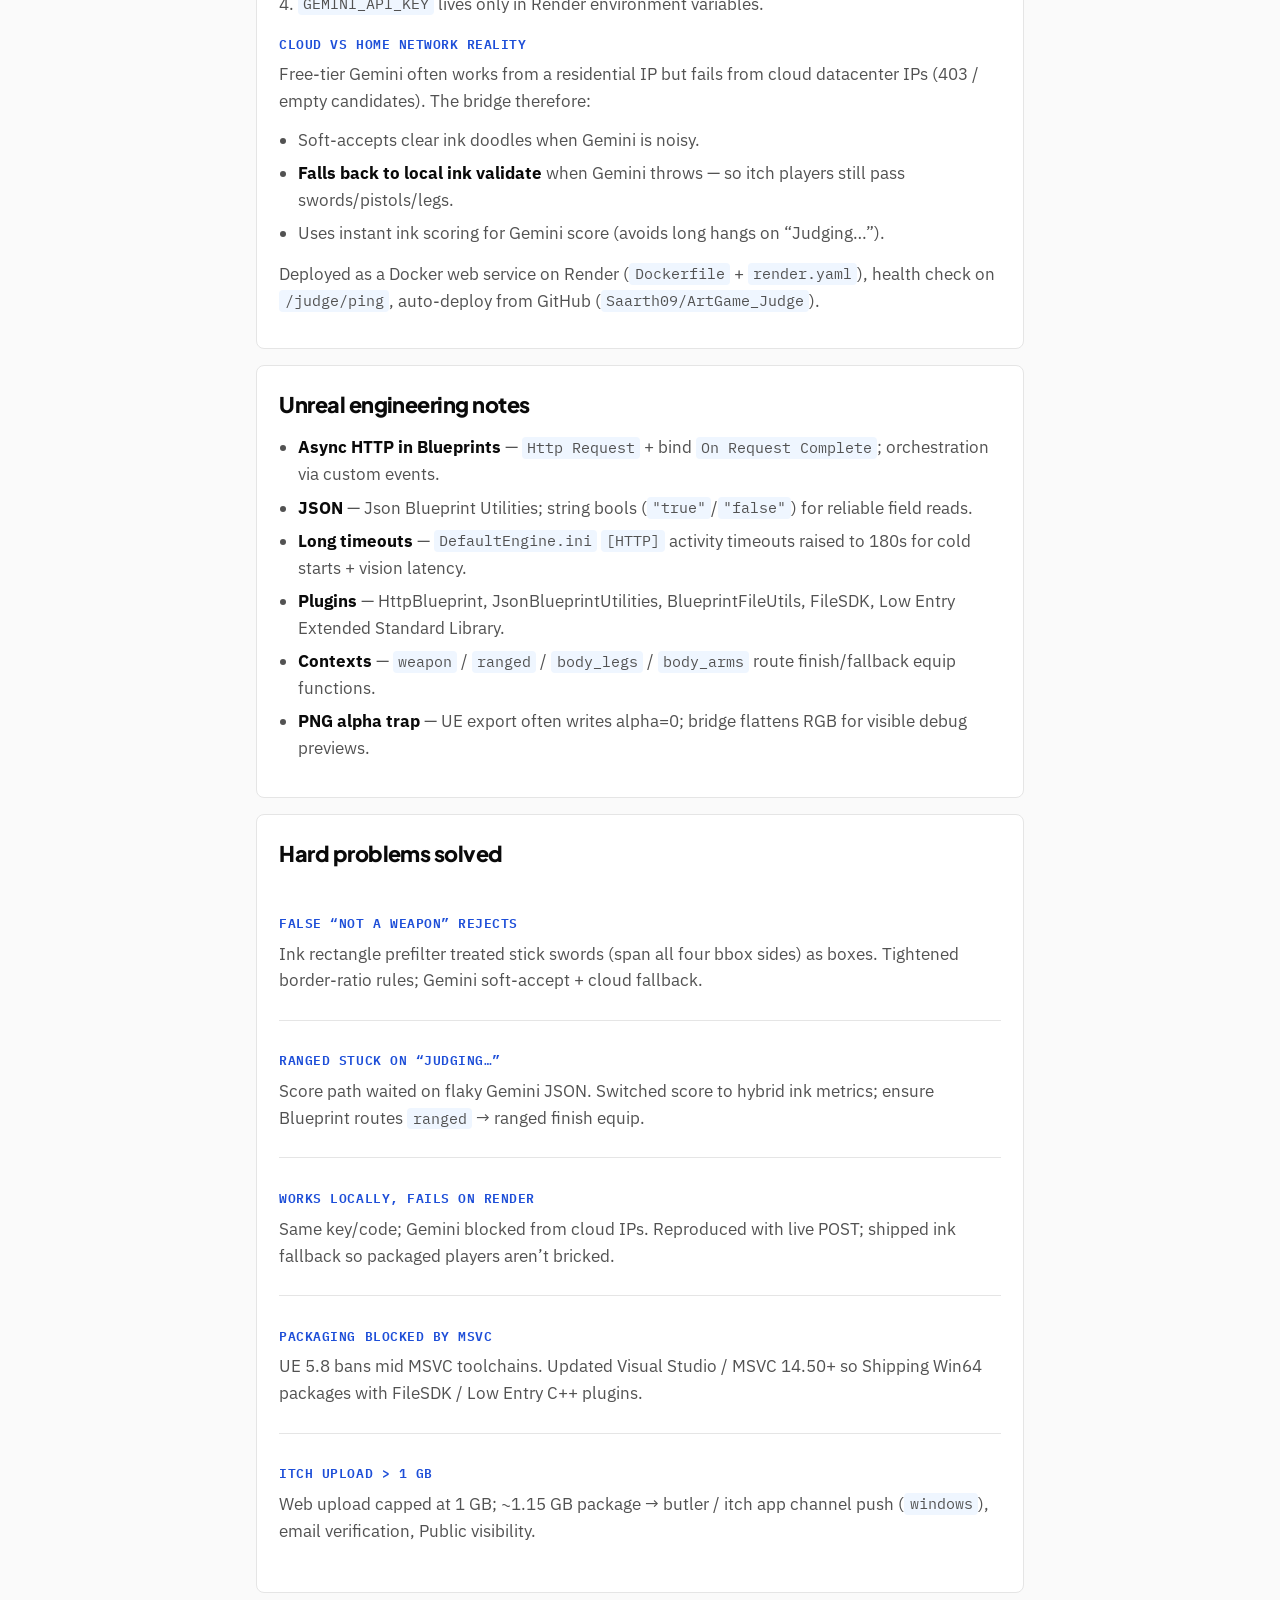
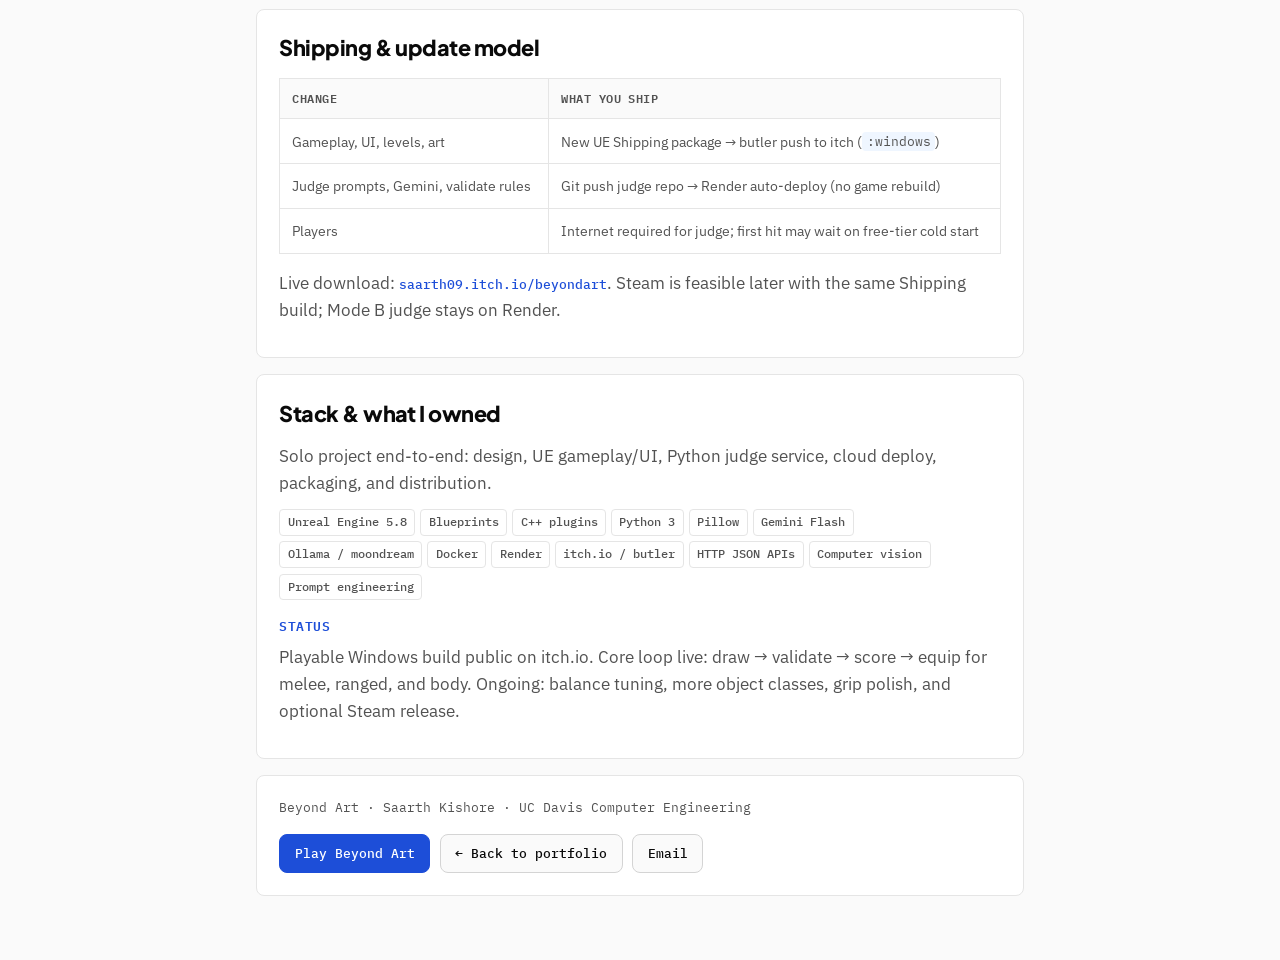
<file: beyond-art.html>
<!DOCTYPE html>
<html lang="en">
<head>
  <meta charset="UTF-8" />
  <meta name="viewport" content="width=device-width, initial-scale=1.0" />
  <meta name="description" content="Beyond Art — UE5 draw-to-manifest sandbox by Saarth Kishore. Sketch weapons and body parts that become playable gear; hybrid vision + ink judging; cloud Mode B deploy on Render + itch.io." />
  <title>Beyond Art · Saarth Kishore</title>
  <link rel="preconnect" href="https://fonts.googleapis.com" />
  <link rel="preconnect" href="https://fonts.gstatic.com" crossorigin />
  <link href="https://fonts.googleapis.com/css2?family=IBM+Plex+Mono:wght@400;500;600&family=IBM+Plex+Sans:wght@400;500;600;700&family=Plus+Jakarta+Sans:wght@700;800&display=swap" rel="stylesheet" />
  <link rel="stylesheet" href="styles.css?v=25" />
  <link rel="icon" href="data:image/svg+xml,%3Csvg xmlns='http://www.w3.org/2000/svg' viewBox='0 0 100 100'%3E%3Ctext y='.9em' font-size='90'%3E%F0%9F%95%B7%EF%B8%8F%3C/text%3E%3C/svg%3E" />
</head>
<body class="case-page">
  <header class="case-top">
    <a class="case-back" href="index.html">← Portfolio</a>
    <span class="case-brand">Saarth Kishore</span>
    <a class="case-play" href="https://saarth09.itch.io/beyondart" target="_blank" rel="noopener noreferrer">Play on itch.io</a>
  </header>

  <main class="case-main">
    <section class="case-hero">
      <span class="stamp stamp-live">Live on itch</span>
      <p class="case-kicker">Case study · Personal project · May 2026 – Present</p>
      <h1 class="case-title">Beyond Art</h1>
      <p class="case-tagline">Draw-to-manifest sandbox in Unreal Engine 5 — <em>the better you draw, the better it works.</em></p>
      <p class="case-lede">
        Beyond Art is a third-person creative sandbox where player sketches become playable weapons,
        ranged gear, and body customizations. A hybrid <strong>vision + ink-metrics judge</strong>
        validates drawings and scores stats. The game ships on itch.io while the judge runs as a
        separate cloud service — so gameplay builds and AI logic update independently.
      </p>
      <ul class="tags case-tags">
        <li>Unreal Engine 5.8</li>
        <li>Blueprints</li>
        <li>Python</li>
        <li>Computer Vision</li>
        <li>Gemini / Ollama</li>
        <li>Render</li>
        <li>itch.io</li>
        <li>HTTP + JSON</li>
      </ul>
      <div class="case-cta-row">
        <a class="case-btn case-btn-primary" href="https://saarth09.itch.io/beyondart" target="_blank" rel="noopener noreferrer">Download / Play</a>
        <a class="case-btn" href="https://github.com/Saarth09" target="_blank" rel="noopener noreferrer">GitHub</a>
        <a class="case-btn" href="index.html">Back to portfolio</a>
      </div>
    </section>

    <section id="numbers" class="case-section">
      <h2 class="case-h2">By the numbers</h2>
      <p>
        Baselines from the first playable slice (local melee forge + slow vision score) versus the
        shipped Mode&nbsp;B build on itch.io.
      </p>
      <div class="impact-grid" aria-label="Beyond Art before and after metrics">
        <article class="impact-card">
          <p class="impact-label">Forge categories</p>
          <p class="impact-delta"><span class="from">1</span><span class="arrow" aria-hidden="true">→</span><span class="to">3</span></p>
          <p class="impact-detail">Melee-only prototype → melee + ranged + body customize forges (Q / R / E).</p>
        </article>
        <article class="impact-card">
          <p class="impact-label">Playable object classes</p>
          <p class="impact-delta"><span class="from">2</span><span class="arrow" aria-hidden="true">→</span><span class="to">15+</span></p>
          <p class="impact-detail">Sword / generic weapon → swords, axes, spears, daggers, pistols, rifles, bows, bazookas, legs, arms, and aliases.</p>
        </article>
        <article class="impact-card">
          <p class="impact-label">Score-step latency</p>
          <p class="impact-delta"><span class="from">10–90s</span><span class="arrow" aria-hidden="true">→</span><span class="to">&lt;1s</span></p>
          <p class="impact-detail">Ollama validate waits and Gemini score hangs → hybrid path scores with instant ink metrics after validate.</p>
        </article>
        <article class="impact-card">
          <p class="impact-label">End-to-end “Judging…”</p>
          <p class="impact-delta"><span class="from">Hang / 60–180s</span><span class="arrow" aria-hidden="true">→</span><span class="to">~few sec</span></p>
          <p class="impact-detail">Stuck confirm UX and raised HTTP timeouts → validate + instant score; ink fallback when cloud Gemini fails.</p>
        </article>
        <article class="impact-card">
          <p class="impact-label">Public Windows builds</p>
          <p class="impact-delta"><span class="from">0</span><span class="arrow" aria-hidden="true">→</span><span class="to">2</span></p>
          <p class="impact-detail">No external players → itch.io channels <code>0.1.0</code> and <code>0.1.1</code> (~634&nbsp;MB each).</p>
        </article>
        <article class="impact-card">
          <p class="impact-label">Who can run the judge</p>
          <p class="impact-delta"><span class="from">1 PC</span><span class="arrow" aria-hidden="true">→</span><span class="to">Anyone</span></p>
          <p class="impact-detail">Mode&nbsp;A disk path on the author machine → Mode&nbsp;B HTTPS + Base64 to Render for packaged players.</p>
        </article>
        <article class="impact-card">
          <p class="impact-label">Download package size</p>
          <p class="impact-delta"><span class="from">~1.15&nbsp;GB</span><span class="arrow" aria-hidden="true">→</span><span class="to">634&nbsp;MB</span></p>
          <p class="impact-detail">Raw Shipping folder over itch’s 1&nbsp;GB web cap → butler-compressed Windows zip players can fetch.</p>
        </article>
        <article class="impact-card">
          <p class="impact-label">Cloud Gemini reliability</p>
          <p class="impact-delta"><span class="from">Fail-closed</span><span class="arrow" aria-hidden="true">→</span><span class="to">Playable</span></p>
          <p class="impact-detail">Datacenter IP blocks → soft-accept + local ink validate so melee / ranged / body still ship stats.</p>
        </article>
      </div>
      <p class="metric-footnote">
        Distribution measured as public Windows builds on itch.io (versions 0.1.0 and 0.1.1).
        Swap in dashboard download / view / play counts when you want an exact player metric.
      </p>
    </section>

    <nav class="case-toc" aria-label="On this page">
      <h2 class="case-h2">On this page</h2>
      <ol class="case-toc-list">
        <li><a href="#numbers">By the numbers</a></li>
        <li><a href="#hook">The hook</a></li>
        <li><a href="#loop">Player loop</a></li>
        <li><a href="#systems">Gameplay systems</a></li>
        <li><a href="#judge">AI judge architecture</a></li>
        <li><a href="#pipeline">Validate → score pipeline</a></li>
        <li><a href="#modeb">Mode B cloud deploy</a></li>
        <li><a href="#ue">Unreal engineering</a></li>
        <li><a href="#hard">Hard problems solved</a></li>
        <li><a href="#ship">Shipping &amp; updates</a></li>
        <li><a href="#stack">Stack &amp; role</a></li>
      </ol>
    </nav>

    <section id="hook" class="case-section">
      <h2 class="case-h2">The hook</h2>
      <p>
        Most sandboxes give you a menu of items. Beyond Art gives you a <strong>blank canvas</strong>.
        Want to smash a building? Draw a sword, axe, or boxing gloves. Want to run faster?
        Draw legs. Want a ranged loadout? Draw a pistol, rifle, or bow — then draw the projectile art.
      </p>
      <p>Three ideas stacked into one fantasy:</p>
      <ul class="bullet-list">
        <li><strong>Creative expression</strong> — invent solutions like Scribblenauts, not a fixed shop.</li>
        <li><strong>Skill expression</strong> — better, clearer drawings map to stronger stats (crafting-quality fantasy).</li>
        <li><strong>Emergent gameplay</strong> — players invent tools; the systems react with validation, stats, and equip.</li>
      </ul>
      <p class="panel-quote-inline">“The better you draw, the better it works” — the entire product promise in one sentence.</p>
    </section>

    <section id="loop" class="case-section">
      <h2 class="case-h2">Player loop</h2>
      <ol class="case-steps">
        <li><strong>Explore</strong> a stylized third-person city sandbox (low-poly / modular plaza).</li>
        <li><strong>Open the forge</strong> (draw UI) for melee weapons, ranged weapons, or body slots.</li>
        <li><strong>Sketch</strong> on a 1024×1024 render-target canvas with brush, color wheel, clear/confirm.</li>
        <li><strong>Confirm</strong> → export PNG → send to the Judge Bridge → validate (+ reject with a clear reason) or score stats.</li>
        <li><strong>Equip</strong> the drawing as a flat textured weapon / projectile / body customization and play.</li>
      </ol>
      <p>
        Invalid drawings are hard-blocked with a friendly message (empty canvas, obvious rectangles,
        wrong subject). Valid drawings always produce something usable, with stats clamped so
        balance doesn’t explode.
      </p>
    </section>

    <section id="systems" class="case-section">
      <h2 class="case-h2">Gameplay systems shipped</h2>
      <div class="case-grid-2">
        <div>
          <h3 class="case-h3">Drawing &amp; forge</h3>
          <ul class="bullet-list">
            <li>In-widget paint on <code>RT_DrawCanvas</code> (additive / composite brush materials).</li>
            <li>Melee forge, ranged forge (weapon + projectile canvases), body customize slots.</li>
            <li>Export path via <code>Export Render Target</code> → disk PNG under <code>Saved/DrawingJudge/</code>.</li>
            <li>Base64 encode for cloud Mode B (<code>LoadPngFileAsBase64</code> via FileSDK + Low Entry).</li>
          </ul>
        </div>
        <div>
          <h3 class="case-h3">Combat &amp; character</h3>
          <ul class="bullet-list">
            <li>Third-person character with hotbar weapon slots.</li>
            <li>Melee damage / durability from judge scores.</li>
            <li>Ranged: aim, zoom, projectiles, weapon-type anims (pistol / rifle / bow).</li>
            <li>Body slots (legs / arms) apply stat values from the same judge pipeline.</li>
            <li>Grip UV rules, color wheel, and Fab character mesh integration.</li>
          </ul>
        </div>
      </div>
      <h3 class="case-h3">Recognized / scored subjects</h3>
      <ul class="tags">
        <li>Sword</li><li>Axe</li><li>Spear</li><li>Dagger</li>
        <li>Pistol</li><li>Rifle</li><li>Bow</li><li>Bazooka</li>
        <li>Legs</li><li>Arms</li><li>Generic weapon</li>
      </ul>
    </section>

    <section id="judge" class="case-section">
      <h2 class="case-h2">AI judge architecture</h2>
      <p>
        The game never embeds API keys. Unreal talks only to a small Python service —
        <code>judge_bridge.py</code> — over HTTP/HTTPS JSON.
      </p>
      <pre class="case-code">UE game  →  HTTPS POST (image_base64 + metadata)
         →  Judge Bridge (Render / local)
         →  Gemini Flash  (or Ollama / local ink)
         →  JSON stats back to Blueprints</pre>
      <h3 class="case-h3">Backends (env-selected)</h3>
      <ul class="bullet-list">
        <li><code>local</code> — instant ink heuristics (fast Blueprint testing).</li>
        <li><code>gemini</code> — Google Gemini Flash vision (primary cloud path).</li>
        <li><code>ollama</code> — local moondream / vision models for offline AI.</li>
        <li><code>openai</code> — optional ChatGPT vision.</li>
      </ul>
      <h3 class="case-h3">Why a bridge?</h3>
      <ul class="bullet-list">
        <li>Blueprint HTTP is awkward for Base64 + long vision latency.</li>
        <li>Secrets stay on the server (Render env), never in the Shipping package.</li>
        <li>Game updates ≠ judge updates: repackage the game vs redeploy the bridge.</li>
        <li>Hybrid scoring: AI for recognition, deterministic ink metrics for fair, repeatable stats.</li>
      </ul>
    </section>

    <section id="pipeline" class="case-section">
      <h2 class="case-h2">Validate → score pipeline</h2>
      <p>Confirm runs <strong>two async HTTP calls</strong> (not one giant request):</p>
      <div class="case-grid-2">
        <div>
          <h3 class="case-h3">1. <code>POST /judge/validate</code></h3>
          <ul class="bullet-list">
            <li>Inputs: <code>image_base64</code> (or local <code>image_path</code>), <code>expected_subject</code>, <code>description</code>, <code>context</code>.</li>
            <li>Ink prefilter rejects empty canvases and hollow rectangles.</li>
            <li>Vision model checks “does this look like a sword / pistol / legs?”</li>
            <li>Returns <code>bValid</code>, <code>reject_reason</code>, <code>confidence</code>, <code>detected_subject</code>.</li>
            <li>Hard block in UI on fail — player must redraw.</li>
          </ul>
        </div>
        <div>
          <h3 class="case-h3">2. <code>POST /judge/score</code></h3>
          <ul class="bullet-list">
            <li>Same image + <code>ink_area</code> / context.</li>
            <li>Weapon contexts → <code>damage</code> + <code>durability</code>.</li>
            <li>Body contexts → <code>stat_value</code>.</li>
            <li>Gemini score JSON is unreliable → hybrid uses <strong>instant ink-based score</strong> after validate.</li>
            <li>Blueprints clamp and apply to equip / HUD.</li>
          </ul>
        </div>
      </div>
      <h3 class="case-h3">Example validate body</h3>
      <pre class="case-code">{
  "image_base64": "&lt;png bytes as base64&gt;",
  "image_path": "C:/.../weapon.png",
  "expected_subject": "sword",
  "description": "sword",
  "context": "weapon"
}</pre>
      <p>
        <code>GET /judge/ping</code> gates online vs offline fallback so the game stays playable
        if the bridge is down.
      </p>
    </section>

    <section id="modeb" class="case-section">
      <h2 class="case-h2">Mode B — cloud deploy</h2>
      <p>
        Local Mode A sent a disk <code>image_path</code> to a Python process on the same PC.
        Packaged builds can’t do that for strangers. Mode B:
      </p>
      <ol class="case-steps">
        <li>UE exports PNG → reads bytes → Base64 string.</li>
        <li>Game POSTs JSON to <code>https://artgame-judge.onrender.com</code>.</li>
        <li>Bridge decodes Base64 to a temp PNG, runs validate/score, returns JSON.</li>
        <li><code>GEMINI_API_KEY</code> lives only in Render environment variables.</li>
      </ol>
      <h3 class="case-h3">Cloud vs home network reality</h3>
      <p>
        Free-tier Gemini often works from a residential IP but fails from cloud datacenter IPs
        (403 / empty candidates). The bridge therefore:
      </p>
      <ul class="bullet-list">
        <li>Soft-accepts clear ink doodles when Gemini is noisy.</li>
        <li><strong>Falls back to local ink validate</strong> when Gemini throws — so itch players still pass swords/pistols/legs.</li>
        <li>Uses instant ink scoring for Gemini score (avoids long hangs on “Judging…”).</li>
      </ul>
      <p>
        Deployed as a Docker web service on Render (<code>Dockerfile</code> + <code>render.yaml</code>),
        health check on <code>/judge/ping</code>, auto-deploy from GitHub
        (<code>Saarth09/ArtGame_Judge</code>).
      </p>
    </section>

    <section id="ue" class="case-section">
      <h2 class="case-h2">Unreal engineering notes</h2>
      <ul class="bullet-list">
        <li><strong>Async HTTP in Blueprints</strong> — <code>Http Request</code> + bind <code>On Request Complete</code>; orchestration via custom events.</li>
        <li><strong>JSON</strong> — Json Blueprint Utilities; string bools (<code>"true"</code>/<code>"false"</code>) for reliable field reads.</li>
        <li><strong>Long timeouts</strong> — <code>DefaultEngine.ini</code> <code>[HTTP]</code> activity timeouts raised to 180s for cold starts + vision latency.</li>
        <li><strong>Plugins</strong> — HttpBlueprint, JsonBlueprintUtilities, BlueprintFileUtils, FileSDK, Low Entry Extended Standard Library.</li>
        <li><strong>Contexts</strong> — <code>weapon</code> / <code>ranged</code> / <code>body_legs</code> / <code>body_arms</code> route finish/fallback equip functions.</li>
        <li><strong>PNG alpha trap</strong> — UE export often writes alpha=0; bridge flattens RGB for visible debug previews.</li>
      </ul>
    </section>

    <section id="hard" class="case-section">
      <h2 class="case-h2">Hard problems solved</h2>
      <div class="case-challenge">
        <h3 class="case-h3">False “not a weapon” rejects</h3>
        <p>Ink rectangle prefilter treated stick swords (span all four bbox sides) as boxes. Tightened border-ratio rules; Gemini soft-accept + cloud fallback.</p>
      </div>
      <div class="case-challenge">
        <h3 class="case-h3">Ranged stuck on “Judging…”</h3>
        <p>Score path waited on flaky Gemini JSON. Switched score to hybrid ink metrics; ensure Blueprint routes <code>ranged</code> → ranged finish equip.</p>
      </div>
      <div class="case-challenge">
        <h3 class="case-h3">Works locally, fails on Render</h3>
        <p>Same key/code; Gemini blocked from cloud IPs. Reproduced with live POST; shipped ink fallback so packaged players aren’t bricked.</p>
      </div>
      <div class="case-challenge">
        <h3 class="case-h3">Packaging blocked by MSVC</h3>
        <p>UE 5.8 bans mid MSVC toolchains. Updated Visual Studio / MSVC 14.50+ so Shipping Win64 packages with FileSDK / Low Entry C++ plugins.</p>
      </div>
      <div class="case-challenge">
        <h3 class="case-h3">itch upload &gt; 1 GB</h3>
        <p>Web upload capped at 1 GB; ~1.15 GB package → butler / itch app channel push (<code>windows</code>), email verification, Public visibility.</p>
      </div>
    </section>

    <section id="ship" class="case-section">
      <h2 class="case-h2">Shipping &amp; update model</h2>
      <table class="case-table">
        <thead>
          <tr><th>Change</th><th>What you ship</th></tr>
        </thead>
        <tbody>
          <tr><td>Gameplay, UI, levels, art</td><td>New UE Shipping package → butler push to itch (<code>:windows</code>)</td></tr>
          <tr><td>Judge prompts, Gemini, validate rules</td><td>Git push judge repo → Render auto-deploy (no game rebuild)</td></tr>
          <tr><td>Players</td><td>Internet required for judge; first hit may wait on free-tier cold start</td></tr>
        </tbody>
      </table>
      <p>
        Live download:
        <a class="text-link" href="https://saarth09.itch.io/beyondart" target="_blank" rel="noopener noreferrer">saarth09.itch.io/beyondart</a>.
        Steam is feasible later with the same Shipping build; Mode B judge stays on Render.
      </p>
    </section>

    <section id="stack" class="case-section">
      <h2 class="case-h2">Stack &amp; what I owned</h2>
      <p>
        Solo project end-to-end: design, UE gameplay/UI, Python judge service, cloud deploy,
        packaging, and distribution.
      </p>
      <ul class="tags">
        <li>Unreal Engine 5.8</li>
        <li>Blueprints</li>
        <li>C++ plugins</li>
        <li>Python 3</li>
        <li>Pillow</li>
        <li>Gemini Flash</li>
        <li>Ollama / moondream</li>
        <li>Docker</li>
        <li>Render</li>
        <li>itch.io / butler</li>
        <li>HTTP JSON APIs</li>
        <li>Computer vision</li>
        <li>Prompt engineering</li>
      </ul>
      <h3 class="case-h3">Status</h3>
      <p>
        Playable Windows build public on itch.io. Core loop live: draw → validate → score → equip
        for melee, ranged, and body. Ongoing: balance tuning, more object classes, grip polish,
        and optional Steam release.
      </p>
    </section>

    <section class="case-section case-footer-panel">
      <p class="case-footer-line">Beyond Art · Saarth Kishore · UC Davis Computer Engineering</p>
      <div class="case-cta-row">
        <a class="case-btn case-btn-primary" href="https://saarth09.itch.io/beyondart" target="_blank" rel="noopener noreferrer">Play Beyond Art</a>
        <a class="case-btn" href="index.html">← Back to portfolio</a>
        <a class="case-btn" href="mailto:Saarth0909@gmail.com">Email</a>
      </div>
    </section>
  </main>
</body>
</html>
</file>
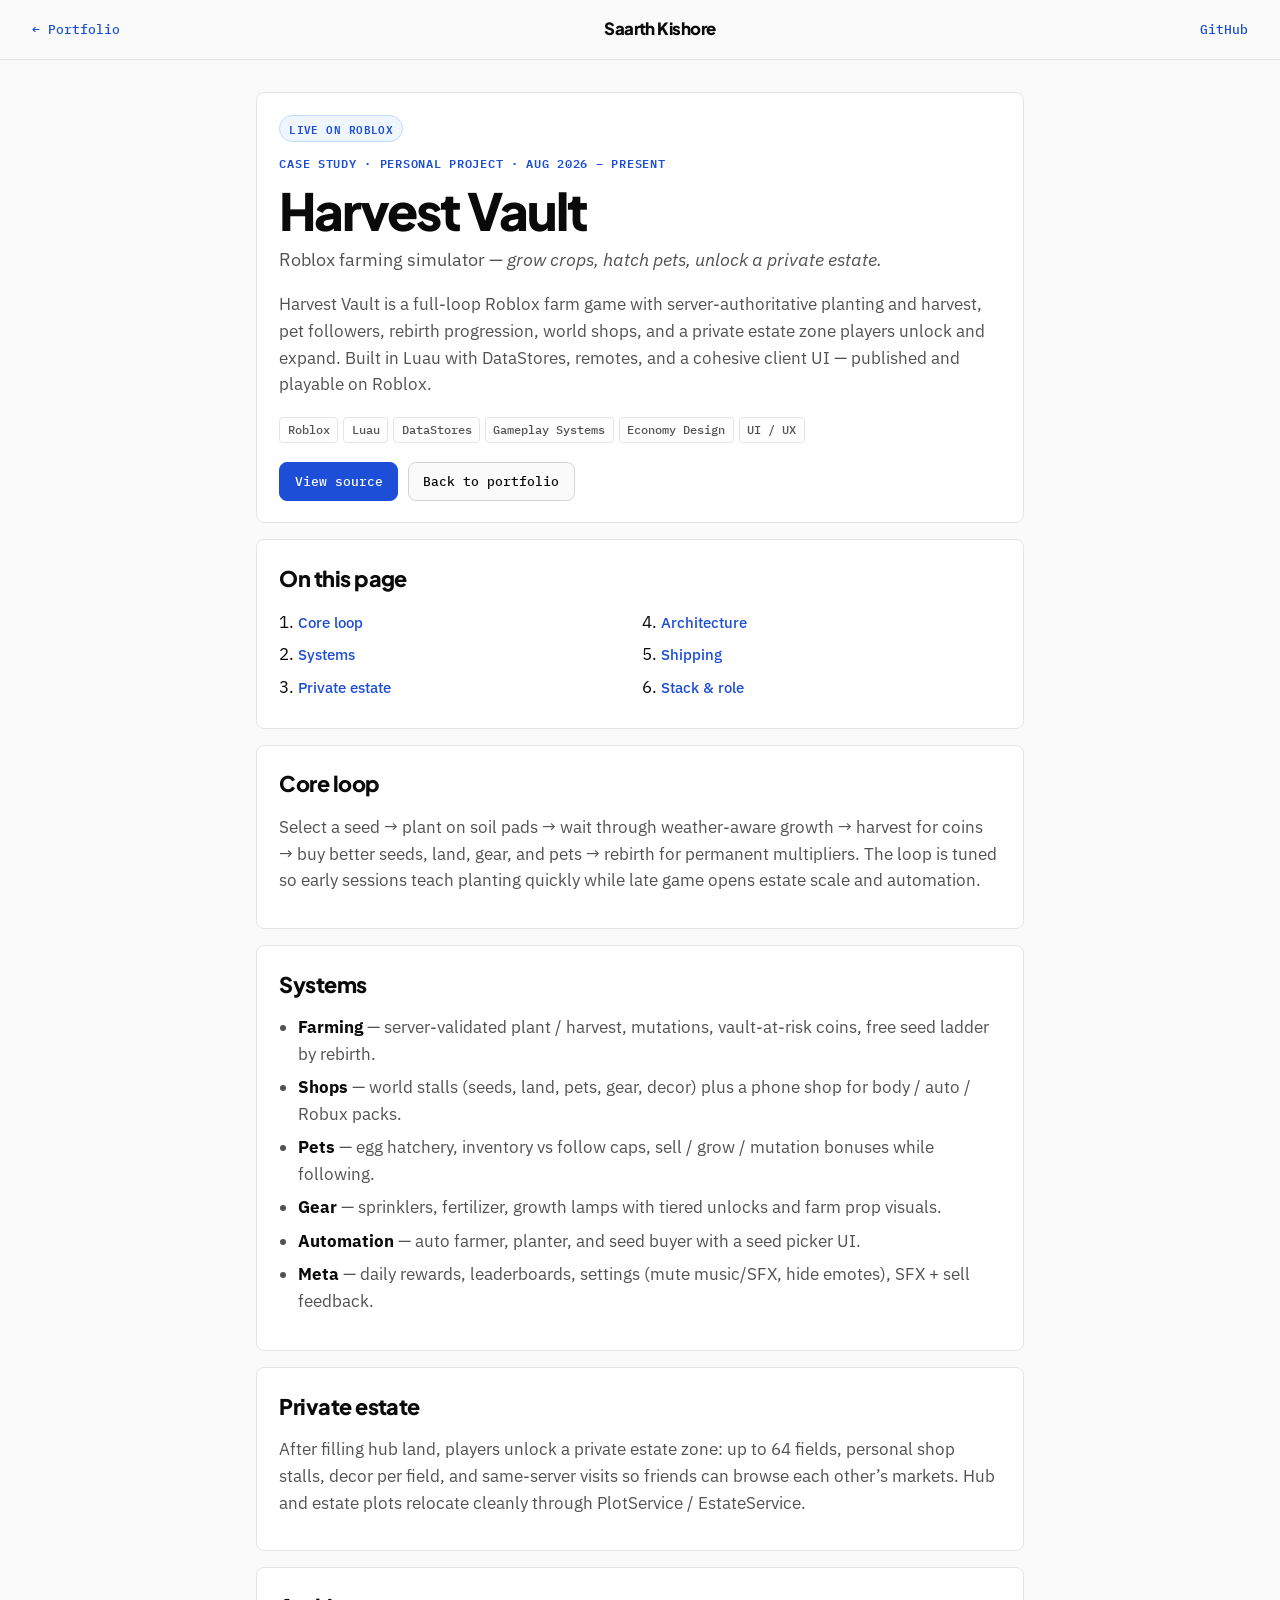
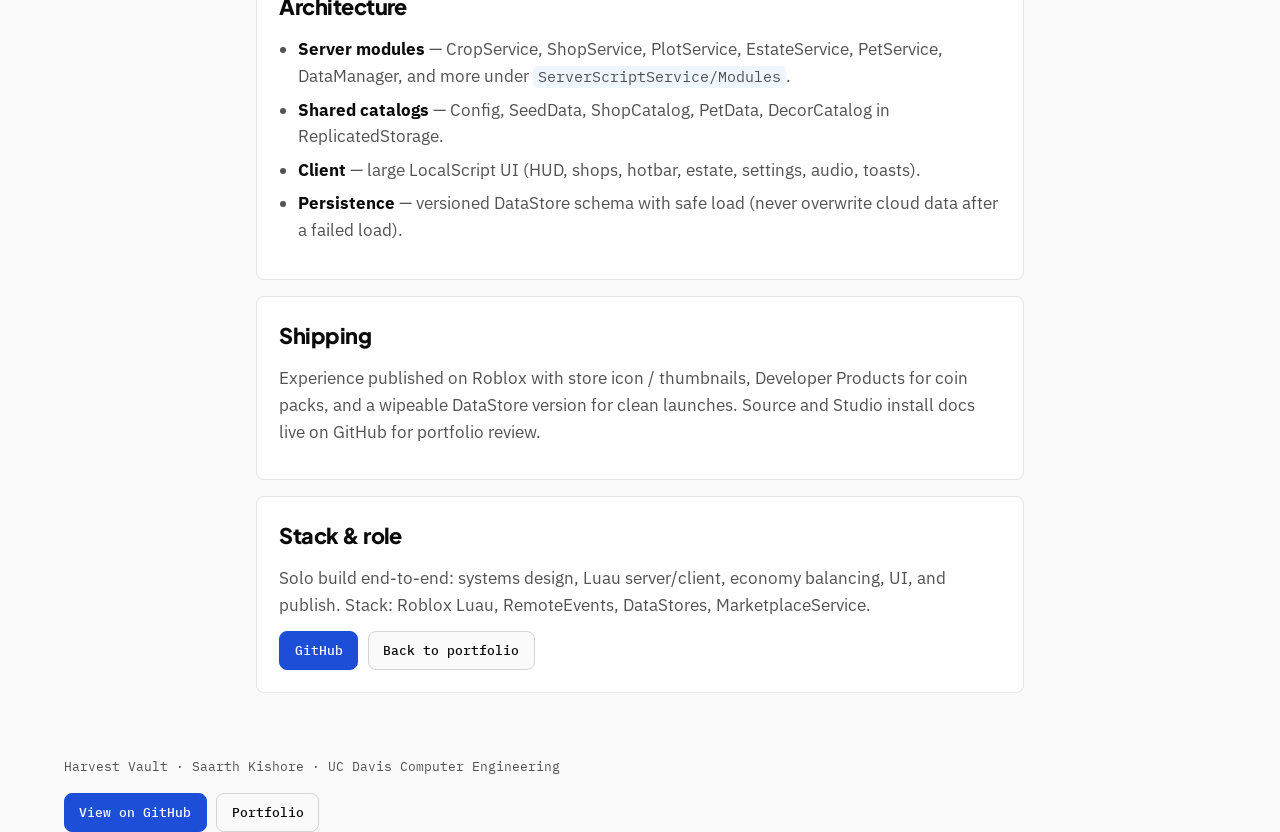
<file: harvest-vault.html>
<!DOCTYPE html>
<html lang="en">
<head>
  <meta charset="UTF-8" />
  <meta name="viewport" content="width=device-width, initial-scale=1.0" />
  <meta name="description" content="Harvest Vault — Roblox farming simulator by Saarth Kishore. Plant crops, hatch pets, unlock a private estate, rebirth progression, DataStores, and live monetization." />
  <title>Harvest Vault · Saarth Kishore</title>
  <link rel="preconnect" href="https://fonts.googleapis.com" />
  <link rel="preconnect" href="https://fonts.gstatic.com" crossorigin />
  <link href="https://fonts.googleapis.com/css2?family=IBM+Plex+Mono:wght@400;500;600&family=IBM+Plex+Sans:wght@400;500;600;700&family=Plus+Jakarta+Sans:wght@700;800&display=swap" rel="stylesheet" />
  <link rel="stylesheet" href="styles.css?v=24" />
  <link rel="icon" href="data:image/svg+xml,%3Csvg xmlns='http://www.w3.org/2000/svg' viewBox='0 0 100 100'%3E%3Ctext y='.9em' font-size='90'%3E%F0%9F%95%B7%EF%B8%8F%3C/text%3E%3C/svg%3E" />
</head>
<body class="case-page">
  <header class="case-top">
    <a class="case-back" href="index.html">← Portfolio</a>
    <span class="case-brand">Saarth Kishore</span>
    <a class="case-play" href="https://github.com/Saarth09/Roblox-Farm-Simulator" target="_blank" rel="noopener noreferrer">GitHub</a>
  </header>

  <main class="case-main">
    <section class="case-hero">
      <span class="stamp stamp-live">Live on Roblox</span>
      <p class="case-kicker">Case study · Personal project · Aug 2026 – Present</p>
      <h1 class="case-title">Harvest Vault</h1>
      <p class="case-tagline">Roblox farming simulator — <em>grow crops, hatch pets, unlock a private estate.</em></p>
      <p class="case-lede">
        Harvest Vault is a full-loop Roblox farm game with server-authoritative planting and harvest,
        pet followers, rebirth progression, world shops, and a private estate zone players unlock and
        expand. Built in Luau with DataStores, remotes, and a cohesive client UI — published and playable
        on Roblox.
      </p>
      <ul class="tags case-tags">
        <li>Roblox</li>
        <li>Luau</li>
        <li>DataStores</li>
        <li>Gameplay Systems</li>
        <li>Economy Design</li>
        <li>UI / UX</li>
      </ul>
      <div class="case-cta-row">
        <a class="case-btn case-btn-primary" href="https://github.com/Saarth09/Roblox-Farm-Simulator" target="_blank" rel="noopener noreferrer">View source</a>
        <a class="case-btn" href="index.html#projects">Back to portfolio</a>
      </div>
    </section>

    <nav class="case-toc" aria-label="On this page">
      <h2 class="case-h2">On this page</h2>
      <ol class="case-toc-list">
        <li><a href="#loop">Core loop</a></li>
        <li><a href="#systems">Systems</a></li>
        <li><a href="#estate">Private estate</a></li>
        <li><a href="#arch">Architecture</a></li>
        <li><a href="#ship">Shipping</a></li>
        <li><a href="#stack">Stack &amp; role</a></li>
      </ol>
    </nav>

    <section id="loop" class="case-section">
      <h2 class="case-h2">Core loop</h2>
      <p>
        Select a seed → plant on soil pads → wait through weather-aware growth → harvest for coins →
        buy better seeds, land, gear, and pets → rebirth for permanent multipliers. The loop is tuned
        so early sessions teach planting quickly while late game opens estate scale and automation.
      </p>
    </section>

    <section id="systems" class="case-section">
      <h2 class="case-h2">Systems</h2>
      <ul class="bullet-list">
        <li><strong>Farming</strong> — server-validated plant / harvest, mutations, vault-at-risk coins, free seed ladder by rebirth.</li>
        <li><strong>Shops</strong> — world stalls (seeds, land, pets, gear, decor) plus a phone shop for body / auto / Robux packs.</li>
        <li><strong>Pets</strong> — egg hatchery, inventory vs follow caps, sell / grow / mutation bonuses while following.</li>
        <li><strong>Gear</strong> — sprinklers, fertilizer, growth lamps with tiered unlocks and farm prop visuals.</li>
        <li><strong>Automation</strong> — auto farmer, planter, and seed buyer with a seed picker UI.</li>
        <li><strong>Meta</strong> — daily rewards, leaderboards, settings (mute music/SFX, hide emotes), SFX + sell feedback.</li>
      </ul>
    </section>

    <section id="estate" class="case-section">
      <h2 class="case-h2">Private estate</h2>
      <p>
        After filling hub land, players unlock a private estate zone: up to 64 fields, personal shop
        stalls, decor per field, and same-server visits so friends can browse each other’s markets.
        Hub and estate plots relocate cleanly through PlotService / EstateService.
      </p>
    </section>

    <section id="arch" class="case-section">
      <h2 class="case-h2">Architecture</h2>
      <ul class="bullet-list">
        <li><strong>Server modules</strong> — CropService, ShopService, PlotService, EstateService, PetService, DataManager, and more under <code>ServerScriptService/Modules</code>.</li>
        <li><strong>Shared catalogs</strong> — Config, SeedData, ShopCatalog, PetData, DecorCatalog in ReplicatedStorage.</li>
        <li><strong>Client</strong> — large LocalScript UI (HUD, shops, hotbar, estate, settings, audio, toasts).</li>
        <li><strong>Persistence</strong> — versioned DataStore schema with safe load (never overwrite cloud data after a failed load).</li>
      </ul>
    </section>

    <section id="ship" class="case-section">
      <h2 class="case-h2">Shipping</h2>
      <p>
        Experience published on Roblox with store icon / thumbnails, Developer Products for coin packs,
        and a wipeable DataStore version for clean launches. Source and Studio install docs live on GitHub
        for portfolio review.
      </p>
    </section>

    <section id="stack" class="case-section">
      <h2 class="case-h2">Stack &amp; role</h2>
      <p>
        Solo build end-to-end: systems design, Luau server/client, economy balancing, UI, and publish.
        Stack: Roblox Luau, RemoteEvents, DataStores, MarketplaceService.
      </p>
      <div class="case-cta-row">
        <a class="case-btn case-btn-primary" href="https://github.com/Saarth09/Roblox-Farm-Simulator" target="_blank" rel="noopener noreferrer">GitHub</a>
        <a class="case-btn" href="index.html">Back to portfolio</a>
      </div>
    </section>
  </main>

  <footer class="case-footer">
    <div class="shell">
      <p class="case-footer-line">Harvest Vault · Saarth Kishore · UC Davis Computer Engineering</p>
      <div class="case-cta-row">
        <a class="case-btn case-btn-primary" href="https://github.com/Saarth09/Roblox-Farm-Simulator" target="_blank" rel="noopener noreferrer">View on GitHub</a>
        <a class="case-btn" href="index.html">Portfolio</a>
      </div>
    </div>
  </footer>
</body>
</html>
</file>
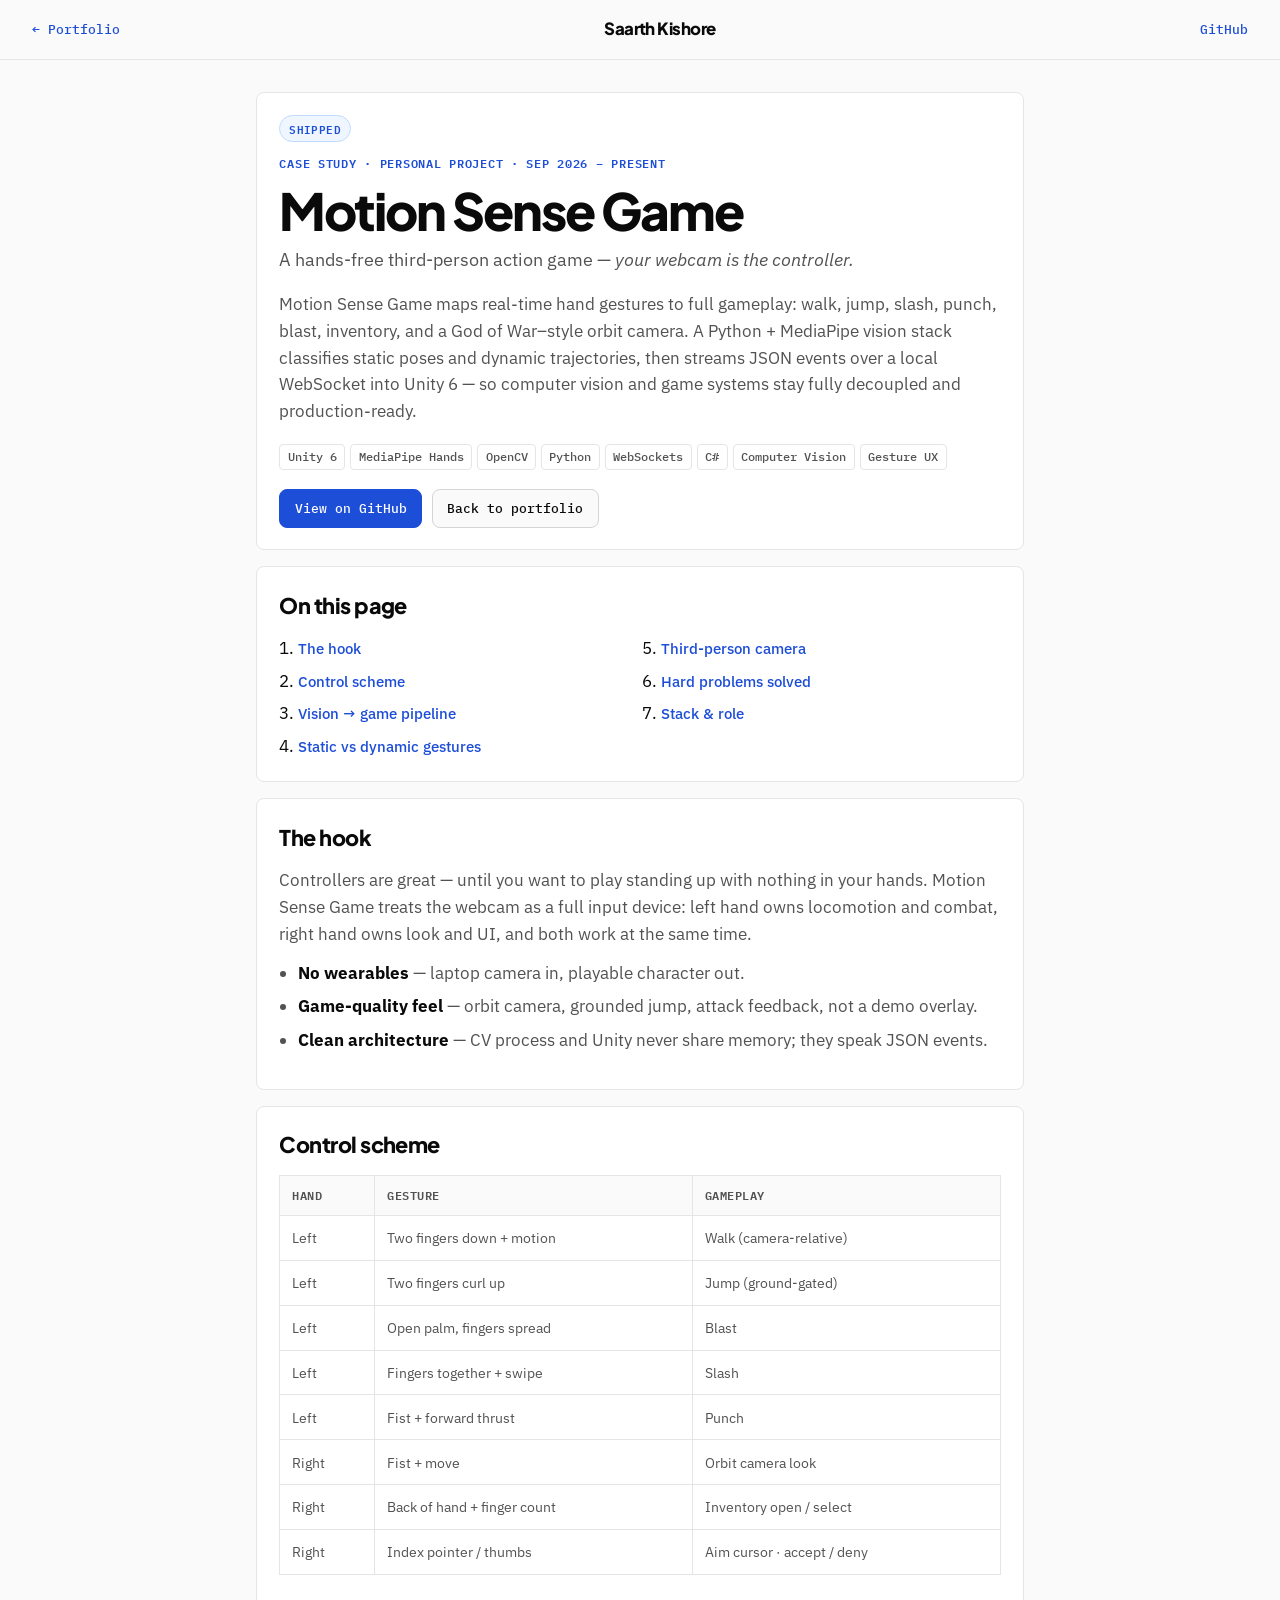
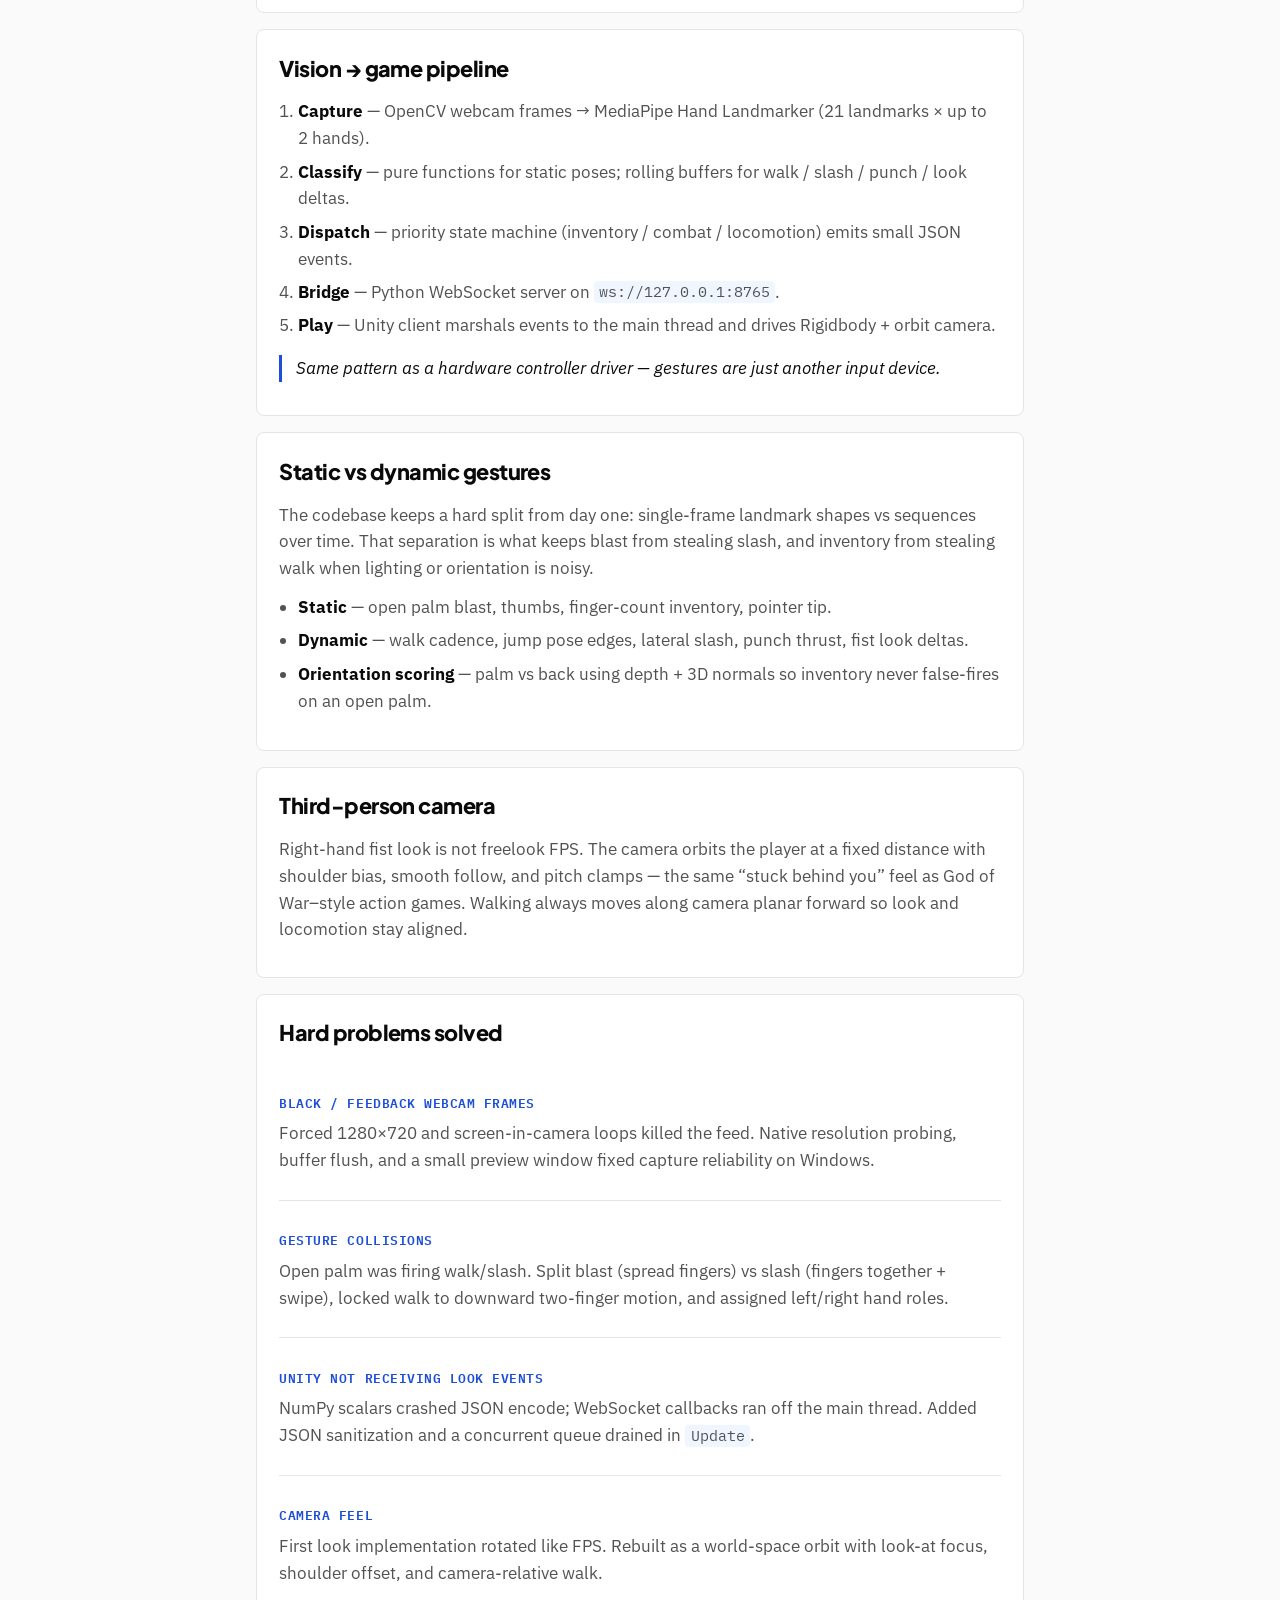
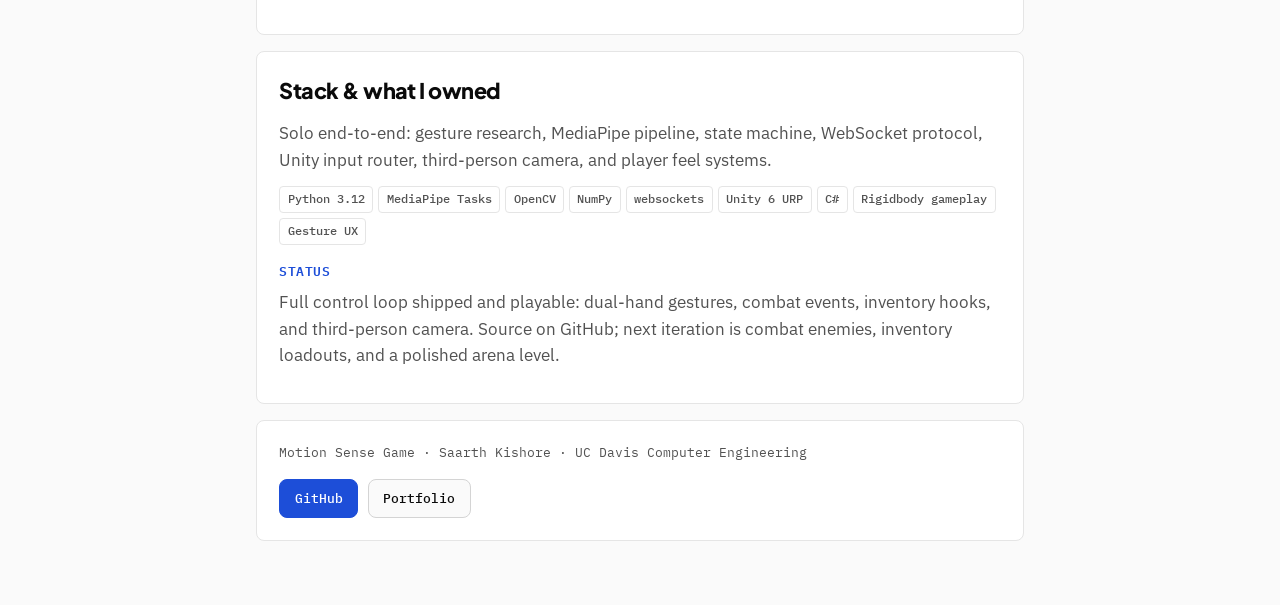
<file: motion-sense-game.html>
<!DOCTYPE html>
<html lang="en">
<head>
  <meta charset="UTF-8" />
  <meta name="viewport" content="width=device-width, initial-scale=1.0" />
  <meta name="description" content="Motion Sense Game — hands-free Unity action game by Saarth Kishore. MediaPipe hand tracking, gesture state machine, WebSocket bridge, God of War–style third-person camera." />
  <title>Motion Sense Game · Saarth Kishore</title>
  <link rel="preconnect" href="https://fonts.googleapis.com" />
  <link rel="preconnect" href="https://fonts.gstatic.com" crossorigin />
  <link href="https://fonts.googleapis.com/css2?family=IBM+Plex+Mono:wght@400;500;600&family=IBM+Plex+Sans:wght@400;500;600;700&family=Plus+Jakarta+Sans:wght@700;800&display=swap" rel="stylesheet" />
  <link rel="stylesheet" href="styles.css?v=23" />
  <link rel="icon" href="data:image/svg+xml,%3Csvg xmlns='http://www.w3.org/2000/svg' viewBox='0 0 100 100'%3E%3Ctext y='.9em' font-size='90'%3E%F0%9F%95%B7%EF%B8%8F%3C/text%3E%3C/svg%3E" />
</head>
<body class="case-page">
  <header class="case-top">
    <a class="case-back" href="index.html">← Portfolio</a>
    <span class="case-brand">Saarth Kishore</span>
    <a class="case-play" href="https://github.com/Saarth09/MotionSenseGame" target="_blank" rel="noopener noreferrer">GitHub</a>
  </header>

  <main class="case-main">
    <section class="case-hero">
      <span class="stamp stamp-live">Shipped</span>
      <p class="case-kicker">Case study · Personal project · Sep 2026 – Present</p>
      <h1 class="case-title">Motion Sense Game</h1>
      <p class="case-tagline">A hands-free third-person action game — <em>your webcam is the controller.</em></p>
      <p class="case-lede">
        Motion Sense Game maps real-time hand gestures to full gameplay: walk, jump, slash, punch,
        blast, inventory, and a God of War–style orbit camera. A Python + MediaPipe vision stack
        classifies static poses and dynamic trajectories, then streams JSON events over a local
        WebSocket into Unity 6 — so computer vision and game systems stay fully decoupled and
        production-ready.
      </p>
      <ul class="tags case-tags">
        <li>Unity 6</li>
        <li>MediaPipe Hands</li>
        <li>OpenCV</li>
        <li>Python</li>
        <li>WebSockets</li>
        <li>C#</li>
        <li>Computer Vision</li>
        <li>Gesture UX</li>
      </ul>
      <div class="case-cta-row">
        <a class="case-btn case-btn-primary" href="https://github.com/Saarth09/MotionSenseGame" target="_blank" rel="noopener noreferrer">View on GitHub</a>
        <a class="case-btn" href="index.html">Back to portfolio</a>
      </div>
    </section>

    <nav class="case-toc" aria-label="On this page">
      <h2 class="case-h2">On this page</h2>
      <ol class="case-toc-list">
        <li><a href="#hook">The hook</a></li>
        <li><a href="#controls">Control scheme</a></li>
        <li><a href="#pipeline">Vision → game pipeline</a></li>
        <li><a href="#gestures">Static vs dynamic gestures</a></li>
        <li><a href="#camera">Third-person camera</a></li>
        <li><a href="#hard">Hard problems solved</a></li>
        <li><a href="#stack">Stack &amp; role</a></li>
      </ol>
    </nav>

    <section id="hook" class="case-section">
      <h2 class="case-h2">The hook</h2>
      <p>
        Controllers are great — until you want to play standing up with nothing in your hands.
        Motion Sense Game treats the webcam as a full input device: left hand owns locomotion and
        combat, right hand owns look and UI, and both work at the same time.
      </p>
      <ul class="bullet-list">
        <li><strong>No wearables</strong> — laptop camera in, playable character out.</li>
        <li><strong>Game-quality feel</strong> — orbit camera, grounded jump, attack feedback, not a demo overlay.</li>
        <li><strong>Clean architecture</strong> — CV process and Unity never share memory; they speak JSON events.</li>
      </ul>
    </section>

    <section id="controls" class="case-section">
      <h2 class="case-h2">Control scheme</h2>
      <table class="case-table">
        <thead>
          <tr><th>Hand</th><th>Gesture</th><th>Gameplay</th></tr>
        </thead>
        <tbody>
          <tr><td>Left</td><td>Two fingers down + motion</td><td>Walk (camera-relative)</td></tr>
          <tr><td>Left</td><td>Two fingers curl up</td><td>Jump (ground-gated)</td></tr>
          <tr><td>Left</td><td>Open palm, fingers spread</td><td>Blast</td></tr>
          <tr><td>Left</td><td>Fingers together + swipe</td><td>Slash</td></tr>
          <tr><td>Left</td><td>Fist + forward thrust</td><td>Punch</td></tr>
          <tr><td>Right</td><td>Fist + move</td><td>Orbit camera look</td></tr>
          <tr><td>Right</td><td>Back of hand + finger count</td><td>Inventory open / select</td></tr>
          <tr><td>Right</td><td>Index pointer / thumbs</td><td>Aim cursor · accept / deny</td></tr>
        </tbody>
      </table>
    </section>

    <section id="pipeline" class="case-section">
      <h2 class="case-h2">Vision → game pipeline</h2>
      <ol class="bullet-list">
        <li><strong>Capture</strong> — OpenCV webcam frames → MediaPipe Hand Landmarker (21 landmarks × up to 2 hands).</li>
        <li><strong>Classify</strong> — pure functions for static poses; rolling buffers for walk / slash / punch / look deltas.</li>
        <li><strong>Dispatch</strong> — priority state machine (inventory / combat / locomotion) emits small JSON events.</li>
        <li><strong>Bridge</strong> — Python WebSocket server on <code>ws://127.0.0.1:8765</code>.</li>
        <li><strong>Play</strong> — Unity client marshals events to the main thread and drives Rigidbody + orbit camera.</li>
      </ol>
      <p class="panel-quote-inline">Same pattern as a hardware controller driver — gestures are just another input device.</p>
    </section>

    <section id="gestures" class="case-section">
      <h2 class="case-h2">Static vs dynamic gestures</h2>
      <p>
        The codebase keeps a hard split from day one: single-frame landmark shapes vs sequences
        over time. That separation is what keeps blast from stealing slash, and inventory from
        stealing walk when lighting or orientation is noisy.
      </p>
      <ul class="bullet-list">
        <li><strong>Static</strong> — open palm blast, thumbs, finger-count inventory, pointer tip.</li>
        <li><strong>Dynamic</strong> — walk cadence, jump pose edges, lateral slash, punch thrust, fist look deltas.</li>
        <li><strong>Orientation scoring</strong> — palm vs back using depth + 3D normals so inventory never false-fires on an open palm.</li>
      </ul>
    </section>

    <section id="camera" class="case-section">
      <h2 class="case-h2">Third-person camera</h2>
      <p>
        Right-hand fist look is not freelook FPS. The camera orbits the player at a fixed distance
        with shoulder bias, smooth follow, and pitch clamps — the same “stuck behind you” feel as
        God of War–style action games. Walking always moves along camera planar forward so look and
        locomotion stay aligned.
      </p>
    </section>

    <section id="hard" class="case-section">
      <h2 class="case-h2">Hard problems solved</h2>
      <div class="case-challenge">
        <h3 class="case-h3">Black / feedback webcam frames</h3>
        <p>Forced 1280×720 and screen-in-camera loops killed the feed. Native resolution probing, buffer flush, and a small preview window fixed capture reliability on Windows.</p>
      </div>
      <div class="case-challenge">
        <h3 class="case-h3">Gesture collisions</h3>
        <p>Open palm was firing walk/slash. Split blast (spread fingers) vs slash (fingers together + swipe), locked walk to downward two-finger motion, and assigned left/right hand roles.</p>
      </div>
      <div class="case-challenge">
        <h3 class="case-h3">Unity not receiving look events</h3>
        <p>NumPy scalars crashed JSON encode; WebSocket callbacks ran off the main thread. Added JSON sanitization and a concurrent queue drained in <code>Update</code>.</p>
      </div>
      <div class="case-challenge">
        <h3 class="case-h3">Camera feel</h3>
        <p>First look implementation rotated like FPS. Rebuilt as a world-space orbit with look-at focus, shoulder offset, and camera-relative walk.</p>
      </div>
    </section>

    <section id="stack" class="case-section">
      <h2 class="case-h2">Stack &amp; what I owned</h2>
      <p>
        Solo end-to-end: gesture research, MediaPipe pipeline, state machine, WebSocket protocol,
        Unity input router, third-person camera, and player feel systems.
      </p>
      <ul class="tags">
        <li>Python 3.12</li>
        <li>MediaPipe Tasks</li>
        <li>OpenCV</li>
        <li>NumPy</li>
        <li>websockets</li>
        <li>Unity 6 URP</li>
        <li>C#</li>
        <li>Rigidbody gameplay</li>
        <li>Gesture UX</li>
      </ul>
      <h3 class="case-h3">Status</h3>
      <p>
        Full control loop shipped and playable: dual-hand gestures, combat events, inventory hooks,
        and third-person camera. Source on GitHub; next iteration is combat enemies, inventory loadouts,
        and a polished arena level.
      </p>
    </section>

    <section class="case-section case-footer-panel">
      <p class="case-footer-line">Motion Sense Game · Saarth Kishore · UC Davis Computer Engineering</p>
      <div class="case-cta-row">
        <a class="case-btn case-btn-primary" href="https://github.com/Saarth09/MotionSenseGame" target="_blank" rel="noopener noreferrer">GitHub</a>
        <a class="case-btn" href="index.html">Portfolio</a>
      </div>
    </section>
  </main>
</body>
</html>
</file>
<file: styles.css>
/* Technical minimal portfolio */
:root {
  --bg: #fafafa;
  --surface: #ffffff;
  --ink: #0a0a0a;
  --muted: #525252;
  --accent: #1d4ed8;
  --accent-soft: #eff6ff;
  --border: #e5e5e5;
  --border-strong: #d4d4d4;
  --mono: "IBM Plex Mono", ui-monospace, monospace;
  --sans: "IBM Plex Sans", system-ui, sans-serif;
  --display: "Plus Jakarta Sans", var(--sans);
  --shell: 72rem;
  --header-h: 3.75rem;
  --radius: 8px;
  --ease: cubic-bezier(0.22, 1, 0.36, 1);
}

*,
*::before,
*::after {
  box-sizing: border-box;
  margin: 0;
  padding: 0;
}

html {
  scroll-behavior: smooth;
  scroll-padding-top: calc(var(--header-h) + 0.75rem);
}

body {
  font-family: var(--sans);
  font-size: 1.05rem;
  line-height: 1.6;
  color: var(--ink);
  background: var(--bg);
  -webkit-font-smoothing: antialiased;
}

img {
  max-width: 100%;
  display: block;
}

a {
  color: var(--accent);
}

code {
  font-family: var(--mono);
  font-size: 0.88em;
  background: var(--accent-soft);
  padding: 0.1em 0.35em;
  border-radius: 4px;
}

.shell {
  width: min(100% - 2.5rem, var(--shell));
  margin-inline: auto;
}

.skip-link {
  position: absolute;
  width: 1px;
  height: 1px;
  padding: 0;
  margin: -1px;
  overflow: hidden;
  clip: rect(0, 0, 0, 0);
  white-space: nowrap;
  border: 0;
}

.skip-link:focus {
  position: fixed;
  top: 1rem;
  left: 1rem;
  z-index: 100;
  width: auto;
  height: auto;
  margin: 0;
  clip: auto;
  overflow: visible;
  background: var(--ink);
  color: var(--surface);
  padding: 0.5rem 0.85rem;
  border-radius: var(--radius);
  text-decoration: none;
  font-size: 0.9rem;
}

/* Header */
.site-header {
  position: sticky;
  top: 0;
  z-index: 50;
  height: var(--header-h);
  background: rgba(250, 250, 250, 0.88);
  border-bottom: 1px solid var(--border);
  backdrop-filter: blur(10px);
}

.header-inner {
  height: 100%;
  display: flex;
  align-items: center;
  justify-content: space-between;
  gap: 1.5rem;
}

.brand {
  font-family: var(--display);
  font-weight: 800;
  font-size: 1.05rem;
  letter-spacing: -0.03em;
  color: var(--ink);
  text-decoration: none;
}

.brand:hover {
  color: var(--accent);
}

.site-nav {
  display: flex;
  align-items: center;
  gap: 0.15rem 1.35rem;
}

.site-nav a {
  font-family: var(--mono);
  font-size: 0.8rem;
  font-weight: 500;
  letter-spacing: 0.02em;
  color: var(--muted);
  text-decoration: none;
  padding: 0.35rem 0;
  border-bottom: 2px solid transparent;
  transition: color 0.2s var(--ease), border-color 0.2s var(--ease);
}

.site-nav a:hover,
.site-nav a.active {
  color: var(--ink);
  border-bottom-color: var(--accent);
}

.nav-toggle {
  display: none;
  width: 2.5rem;
  height: 2.5rem;
  border: 1px solid var(--border);
  background: var(--surface);
  border-radius: var(--radius);
  cursor: pointer;
  align-items: center;
  justify-content: center;
  flex-direction: column;
  gap: 5px;
}

.nav-toggle span {
  display: block;
  width: 1.1rem;
  height: 2px;
  background: var(--ink);
}

/* Hero */
.hero {
  padding: clamp(2.75rem, 7vw, 4.5rem) 0 clamp(1.75rem, 3.5vw, 2.25rem);
  border-bottom: 1px solid var(--border);
  background:
    radial-gradient(ellipse 80% 60% at 10% 0%, rgba(29, 78, 216, 0.05), transparent 55%),
    var(--bg);
}

.hero-eyebrow {
  font-family: var(--mono);
  font-size: 0.8rem;
  font-weight: 500;
  color: var(--accent);
  letter-spacing: 0.04em;
  margin-bottom: 1rem;
}

.hero-name {
  font-family: var(--display);
  font-weight: 800;
  font-size: clamp(2.75rem, 8vw, 4.5rem);
  letter-spacing: -0.045em;
  line-height: 1.02;
  color: var(--ink);
  margin-bottom: 1.1rem;
}

.hero-tagline {
  max-width: 38rem;
  font-size: clamp(1.1rem, 2.2vw, 1.3rem);
  color: var(--muted);
  line-height: 1.55;
  margin-bottom: 1.75rem;
}

.hero-links {
  display: flex;
  flex-wrap: wrap;
  gap: 0.65rem 1.25rem;
  margin-bottom: 2.75rem;
}

.hero-links a {
  font-family: var(--mono);
  font-size: 0.85rem;
  font-weight: 500;
  color: var(--ink);
  text-decoration: none;
  border-bottom: 1px solid var(--border-strong);
  padding-bottom: 0.15rem;
  transition: color 0.15s, border-color 0.15s;
}

.hero-links a:hover {
  color: var(--accent);
  border-bottom-color: var(--accent);
}

.stat-row {
  display: grid;
  grid-template-columns: repeat(4, 1fr);
  gap: 1rem;
  padding-top: 1.75rem;
  border-top: 1px solid var(--border);
}

.stat dt {
  font-family: var(--mono);
  font-size: clamp(1.35rem, 2.5vw, 1.75rem);
  font-weight: 600;
  letter-spacing: -0.02em;
  color: var(--ink);
  line-height: 1.2;
}

.stat dd {
  font-size: 0.85rem;
  color: var(--muted);
  margin-top: 0.25rem;
}

/* Sections */
.section {
  padding: clamp(2.75rem, 6vw, 4.25rem) 0;
  background: var(--bg);
}

.hero + .section {
  padding-top: clamp(2.25rem, 5vw, 3.25rem);
}

.section-alt {
  background: var(--surface);
  border-block: 1px solid var(--border);
}

.section-label {
  font-family: var(--mono);
  font-size: 0.75rem;
  font-weight: 600;
  letter-spacing: 0.08em;
  text-transform: uppercase;
  color: var(--accent);
  margin-bottom: 0.65rem;
}

.section-title {
  font-family: var(--display);
  font-weight: 800;
  font-size: clamp(1.75rem, 3.5vw, 2.35rem);
  letter-spacing: -0.035em;
  line-height: 1.15;
  margin-bottom: 1.75rem;
  color: var(--ink);
}

.section-title-sm {
  font-size: clamp(1.35rem, 2.5vw, 1.65rem);
  margin-bottom: 1.25rem;
}

.prose {
  max-width: 42rem;
  color: var(--muted);
}

.prose p + p {
  margin-top: 1rem;
}

.prose strong {
  color: var(--ink);
  font-weight: 600;
}

/* Cards */
.job-card,
.project-card {
  background: var(--surface);
  border: 1px solid var(--border);
  border-radius: var(--radius);
  padding: 1.35rem 1.4rem;
  transition:
    border-color 0.2s var(--ease),
    box-shadow 0.2s var(--ease),
    transform 0.2s var(--ease);
}

.job-card:hover,
.project-card:hover {
  border-color: var(--border-strong);
  box-shadow: 0 6px 20px rgba(10, 10, 10, 0.06);
  transform: translateY(-2px);
}

.section:not(.section-alt) .job-card,
.section:not(.section-alt) .project-card {
  background: var(--surface);
}

.section-alt .job-card,
.section-alt .project-card {
  background: var(--bg);
}

.section-alt .job-card:hover,
.section-alt .project-card:hover {
  background: var(--surface);
}

.card-head {
  display: flex;
  justify-content: space-between;
  align-items: flex-start;
  gap: 1rem;
  margin-bottom: 0.85rem;
}

.card-title {
  font-family: var(--display);
  font-weight: 800;
  font-size: 1.25rem;
  letter-spacing: -0.02em;
  color: var(--ink);
}

.card-meta {
  font-size: 0.92rem;
  color: var(--muted);
  margin-top: 0.15rem;
}

.card-meta-right {
  display: flex;
  flex-direction: column;
  align-items: flex-end;
  gap: 0.35rem;
  flex-shrink: 0;
}

.card-dates {
  font-family: var(--mono);
  font-size: 0.75rem;
  color: var(--muted);
  white-space: nowrap;
}

.pill {
  font-family: var(--mono);
  font-size: 0.68rem;
  font-weight: 600;
  letter-spacing: 0.04em;
  text-transform: uppercase;
  padding: 0.2rem 0.45rem;
  border: 1px solid var(--border-strong);
  border-radius: 999px;
  color: var(--muted);
  background: var(--surface);
}

.pill-live {
  color: var(--accent);
  border-color: #bfdbfe;
  background: var(--accent-soft);
}

.card-problem {
  color: var(--muted);
  font-size: 0.98rem;
  margin-bottom: 0.85rem;
}

.card-metrics {
  display: grid;
  grid-template-columns: repeat(2, minmax(0, 1fr));
  gap: 0.65rem 0.85rem;
  margin: 0 0 1.1rem;
  padding: 0.85rem 0.9rem;
  background: var(--bg);
  border: 1px solid var(--border);
  border-radius: var(--radius);
}

.card-metrics-prominent {
  grid-template-columns: repeat(4, minmax(0, 1fr));
  gap: 0.75rem 0.5rem;
  padding: 1rem 0.85rem;
  border-color: var(--border-strong);
}

.card-metrics-3 {
  grid-template-columns: repeat(3, minmax(0, 1fr));
}

.card-metric dt {
  font-family: var(--mono);
  font-size: 1.05rem;
  font-weight: 600;
  letter-spacing: -0.02em;
  color: var(--ink);
  line-height: 1.25;
}

.card-metrics-prominent .card-metric dt {
  font-size: clamp(0.95rem, 1.6vw, 1.2rem);
  display: flex;
  flex-wrap: wrap;
  align-items: baseline;
  gap: 0.25rem 0.35rem;
}

.card-metric .metric-from {
  color: var(--muted);
  text-decoration: line-through;
  text-decoration-thickness: 1px;
  opacity: 0.85;
  font-weight: 500;
}

.card-metric .metric-arrow {
  color: var(--muted);
  font-weight: 500;
}

.card-metric .metric-to {
  color: var(--accent);
  font-weight: 600;
}

.card-metric dd {
  font-size: 0.82rem;
  color: var(--muted);
  margin-top: 0.2rem;
  line-height: 1.35;
}

.card-metrics-prominent .card-metric dd {
  font-size: 0.78rem;
  margin-top: 0.3rem;
}

.card-metric .metric-note {
  display: inline-block;
  margin-top: 0.15rem;
  font-size: 0.75rem;
  color: var(--muted);
  opacity: 0.9;
}

.card-bullets {
  list-style: none;
  margin-bottom: 1rem;
}

.card-bullets li {
  position: relative;
  padding-left: 1rem;
  margin-bottom: 0.4rem;
  color: var(--ink);
  font-size: 0.95rem;
  line-height: 1.45;
}

.card-bullets li::before {
  content: "";
  position: absolute;
  left: 0;
  top: 0.55em;
  width: 5px;
  height: 5px;
  border-radius: 50%;
  background: var(--accent);
}

.tags {
  display: flex;
  flex-wrap: wrap;
  gap: 0.35rem;
  list-style: none;
  margin-bottom: 0.85rem;
}

.tags li {
  font-family: var(--mono);
  font-size: 0.72rem;
  font-weight: 500;
  color: var(--muted);
  background: transparent;
  border: 1px solid var(--border);
  padding: 0.2rem 0.45rem;
  border-radius: 4px;
  transition:
    color 0.15s var(--ease),
    border-color 0.15s var(--ease),
    background 0.15s var(--ease);
}

.tags li:hover {
  color: var(--ink);
  border-color: var(--border-strong);
  background: var(--surface);
}

.card-links {
  display: flex;
  flex-wrap: wrap;
  gap: 0.75rem 1.25rem;
  padding-top: 0.25rem;
}

.text-link {
  font-family: var(--mono);
  font-size: 0.82rem;
  font-weight: 500;
  color: var(--accent);
  text-decoration: none;
  border-bottom: 1px solid transparent;
}

.text-link:hover {
  border-bottom-color: var(--accent);
}

.muted-note {
  font-family: var(--mono);
  font-size: 0.78rem;
  color: var(--muted);
}

.project-grid {
  display: grid;
  grid-template-columns: 1fr;
  gap: 1rem;
}

.project-grid-2 {
  grid-template-columns: repeat(2, 1fr);
}

/* Skills */
.skills-grid {
  display: grid;
  grid-template-columns: repeat(2, 1fr);
  gap: 1rem;
}

.skill-group {
  border: 1px solid var(--border);
  border-radius: var(--radius);
  padding: 1rem 1.1rem;
  background: var(--surface);
}

.skill-group h3 {
  font-family: var(--mono);
  font-size: 0.75rem;
  font-weight: 600;
  letter-spacing: 0.06em;
  text-transform: uppercase;
  color: var(--muted);
  margin-bottom: 0.65rem;
}

.skill-group .tags {
  margin-bottom: 0;
}

.section-alt .skill-group {
  background: var(--bg);
}

.section-alt .tags li:hover {
  background: var(--bg);
}

.skill-group-wide {
  grid-column: 1 / -1;
}

/* Education */
.edu-grid {
  display: grid;
  grid-template-columns: 1.4fr 1fr;
  gap: 2rem;
}

.edu-degree {
  font-family: var(--display);
  font-weight: 700;
  font-size: 1.15rem;
  letter-spacing: -0.02em;
  color: var(--ink);
}

.edu-sub {
  font-family: var(--mono);
  font-size: 0.75rem;
  font-weight: 600;
  letter-spacing: 0.06em;
  text-transform: uppercase;
  color: var(--muted);
  margin-bottom: 0.75rem;
}

/* Contact */
.contact-lede {
  margin-bottom: 1.75rem;
}

.contact-grid {
  display: grid;
  grid-template-columns: repeat(auto-fill, minmax(14rem, 1fr));
  gap: 0.75rem;
}

.contact-item {
  display: flex;
  flex-direction: column;
  gap: 0.25rem;
  padding: 1rem 1.1rem;
  border: 1px solid var(--border);
  border-radius: var(--radius);
  background: var(--surface);
  text-decoration: none;
  transition: border-color 0.15s, transform 0.15s var(--ease), box-shadow 0.15s var(--ease);
}

.contact-item:hover {
  border-color: var(--accent);
  transform: translateY(-1px);
  box-shadow: 0 4px 14px rgba(10, 10, 10, 0.05);
}

.contact-label {
  font-family: var(--mono);
  font-size: 0.7rem;
  font-weight: 600;
  letter-spacing: 0.06em;
  text-transform: uppercase;
  color: var(--muted);
}

.contact-value {
  font-size: 0.95rem;
  font-weight: 500;
  color: var(--ink);
}

.site-footer {
  padding: 2rem 0 2.5rem;
  border-top: 1px solid var(--border);
}

.site-footer p {
  font-family: var(--mono);
  font-size: 0.78rem;
  color: var(--muted);
}

/* Reveal motion */
.reveal {
  opacity: 0;
  transform: translateY(12px);
  transition: opacity 0.55s var(--ease), transform 0.55s var(--ease);
}

.reveal.is-visible {
  opacity: 1;
  transform: none;
}

@media (prefers-reduced-motion: reduce) {
  html {
    scroll-behavior: auto;
  }

  .reveal {
    opacity: 1;
    transform: none;
    transition: none;
  }

  .job-card,
  .project-card,
  .tags li {
    transition: none;
  }

  .job-card:hover,
  .project-card:hover {
    transform: none;
  }
}

/* Case study page (beyond-art.html) */
body.case-page {
  background: var(--bg);
}

.case-top {
  position: sticky;
  top: 0;
  z-index: 40;
  display: flex;
  align-items: center;
  justify-content: space-between;
  gap: 1rem;
  height: var(--header-h);
  padding: 0 clamp(1.25rem, 4vw, 2rem);
  background: rgba(250, 250, 250, 0.9);
  border-bottom: 1px solid var(--border);
  backdrop-filter: blur(10px);
}

.case-back,
.case-play {
  font-family: var(--mono);
  font-size: 0.82rem;
  font-weight: 500;
  color: var(--accent);
  text-decoration: none;
  border-bottom: 1px solid transparent;
}

.case-back:hover,
.case-play:hover {
  border-bottom-color: var(--accent);
}

.case-brand {
  font-family: var(--display);
  font-weight: 800;
  letter-spacing: -0.03em;
  color: var(--ink);
}

.case-main {
  width: min(100% - 2.5rem, 48rem);
  margin: 0 auto;
  padding: 2rem 0 4rem;
  display: flex;
  flex-direction: column;
  gap: 1rem;
}

.case-hero,
.case-section,
.case-toc {
  background: var(--surface);
  border: 1px solid var(--border);
  border-radius: var(--radius);
  padding: 1.35rem 1.4rem;
}

.case-kicker {
  font-family: var(--mono);
  font-size: 0.75rem;
  font-weight: 600;
  letter-spacing: 0.06em;
  text-transform: uppercase;
  color: var(--accent);
  margin-bottom: 0.65rem;
}

.case-title {
  font-family: var(--display);
  font-weight: 800;
  font-size: clamp(2.2rem, 5vw, 3.2rem);
  letter-spacing: -0.04em;
  line-height: 1.05;
  margin-bottom: 0.5rem;
}

.case-tagline {
  font-size: 1.15rem;
  color: var(--muted);
  margin-bottom: 1rem;
}

.case-lede {
  color: var(--muted);
  margin-bottom: 1.15rem;
}

.case-lede strong {
  color: var(--ink);
}

.case-tags {
  margin-bottom: 1.15rem;
}

.case-cta-row {
  display: flex;
  flex-wrap: wrap;
  gap: 0.6rem;
}

.impact-grid {
  display: grid;
  grid-template-columns: repeat(2, minmax(0, 1fr));
  gap: 0.75rem;
  margin: 1rem 0 0.5rem;
}

.impact-card {
  padding: 0.9rem 1rem;
  background: var(--bg);
  border: 1px solid var(--border);
  border-radius: var(--radius);
}

.impact-label {
  font-family: var(--mono);
  font-size: 0.72rem;
  font-weight: 600;
  letter-spacing: 0.05em;
  text-transform: uppercase;
  color: var(--accent);
  margin-bottom: 0.4rem !important;
}

.impact-delta {
  font-family: var(--mono);
  font-size: clamp(1.15rem, 2.2vw, 1.4rem);
  font-weight: 600;
  letter-spacing: -0.02em;
  color: var(--ink);
  margin-bottom: 0.45rem !important;
  display: flex;
  flex-wrap: wrap;
  align-items: baseline;
  gap: 0.35rem 0.45rem;
}

.impact-delta .from {
  color: var(--muted);
  text-decoration: line-through;
  text-decoration-thickness: 1px;
  opacity: 0.85;
}

.impact-delta .arrow {
  color: var(--muted);
  font-weight: 500;
}

.impact-delta .to {
  color: var(--ink);
}

.impact-detail {
  font-size: 0.88rem;
  color: var(--muted);
  margin-bottom: 0 !important;
  line-height: 1.4;
}

.metric-footnote {
  font-size: 0.82rem;
  color: var(--muted);
  margin-top: 0.85rem !important;
}

.case-btn {
  display: inline-flex;
  align-items: center;
  font-family: var(--mono);
  font-size: 0.82rem;
  font-weight: 500;
  padding: 0.5rem 0.9rem;
  border: 1px solid var(--border-strong);
  border-radius: var(--radius);
  background: var(--bg);
  color: var(--ink);
  text-decoration: none;
  transition: border-color 0.15s, background 0.15s;
}

.case-btn:hover {
  border-color: var(--accent);
  background: var(--accent-soft);
}

.case-btn-primary {
  background: var(--accent);
  border-color: var(--accent);
  color: #fff;
}

.case-btn-primary:hover {
  background: #1e40af;
  border-color: #1e40af;
  color: #fff;
}

.case-h2 {
  font-family: var(--display);
  font-weight: 800;
  font-size: 1.35rem;
  letter-spacing: -0.025em;
  margin-bottom: 0.75rem;
}

.case-h3 {
  font-family: var(--mono);
  font-size: 0.8rem;
  font-weight: 600;
  letter-spacing: 0.04em;
  text-transform: uppercase;
  color: var(--accent);
  margin: 1rem 0 0.45rem;
}

.case-section p,
.case-toc p {
  color: var(--muted);
  margin-bottom: 0.75rem;
}

.case-section p strong,
.case-section li strong {
  color: var(--ink);
}

.case-section .bullet-list,
.case-section .case-steps {
  margin: 0.5rem 0 0.85rem 1.15rem;
  color: var(--ink);
}

.case-steps li,
.case-section .bullet-list li {
  margin-bottom: 0.4rem;
  color: var(--muted);
}

.case-steps li strong,
.case-section .bullet-list li strong {
  color: var(--ink);
}

.case-toc-list {
  margin-left: 1.15rem;
  columns: 2;
  gap: 1.5rem;
}

.case-toc-list a {
  color: var(--accent);
  font-weight: 500;
  text-decoration: none;
  font-size: 0.92rem;
}

.case-toc-list a:hover {
  text-decoration: underline;
}

.case-toc-list li {
  margin-bottom: 0.35rem;
  break-inside: avoid;
}

.case-grid-2 {
  display: grid;
  grid-template-columns: 1fr 1fr;
  gap: 1.25rem;
}

.case-code {
  font-family: var(--mono);
  font-size: 0.78rem;
  line-height: 1.5;
  background: #0a0a0a;
  color: #e5e5e5;
  padding: 1rem 1.1rem;
  border-radius: var(--radius);
  overflow-x: auto;
  margin: 0.75rem 0 1rem;
  white-space: pre-wrap;
}

.case-challenge {
  padding: 0.85rem 0;
  border-bottom: 1px solid var(--border);
}

.case-challenge:last-child {
  border-bottom: none;
}

.case-table {
  width: 100%;
  border-collapse: collapse;
  font-size: 0.9rem;
  margin: 0.75rem 0 1rem;
}

.case-table th,
.case-table td {
  text-align: left;
  padding: 0.65rem 0.75rem;
  border: 1px solid var(--border);
  vertical-align: top;
}

.case-table th {
  font-family: var(--mono);
  font-size: 0.72rem;
  font-weight: 600;
  letter-spacing: 0.04em;
  text-transform: uppercase;
  background: var(--bg);
  color: var(--muted);
}

.case-table td {
  color: var(--muted);
}

.panel-quote-inline {
  font-style: italic;
  color: var(--ink) !important;
  border-left: 3px solid var(--accent);
  padding-left: 0.85rem;
  margin-top: 1rem !important;
}

.case-footer-line {
  font-family: var(--mono);
  font-size: 0.8rem;
  color: var(--muted);
  margin-bottom: 1rem !important;
}

.case-hero .stamp,
.stamp-live {
  display: inline-block;
  font-family: var(--mono);
  font-size: 0.68rem;
  font-weight: 600;
  letter-spacing: 0.04em;
  text-transform: uppercase;
  color: var(--accent);
  background: var(--accent-soft);
  border: 1px solid #bfdbfe;
  border-radius: 999px;
  padding: 0.25rem 0.55rem;
  margin-bottom: 0.75rem;
}

/* Mobile */
@media (max-width: 768px) {
  .shell {
    width: min(100% - 1.5rem, var(--shell));
  }

  .nav-toggle {
    display: inline-flex;
  }

  .site-nav {
    display: none;
    position: absolute;
    top: var(--header-h);
    left: 0;
    right: 0;
    flex-direction: column;
    align-items: stretch;
    gap: 0;
    padding: 0.75rem 1.25rem 1rem;
    background: var(--surface);
    border-bottom: 1px solid var(--border);
  }

  .site-nav.is-open {
    display: flex;
  }

  .site-nav a {
    padding: 0.75rem 0;
    border-bottom: 1px solid var(--border);
  }

  .site-nav a.active {
    border-bottom-color: var(--border);
    color: var(--accent);
  }

  .stat-row {
    grid-template-columns: 1fr 1fr;
  }

  .project-grid-2,
  .skills-grid,
  .edu-grid,
  .case-grid-2,
  .impact-grid,
  .card-metrics,
  .card-metrics-prominent,
  .card-metrics-3 {
    grid-template-columns: 1fr 1fr;
  }

  .card-head {
    flex-direction: column;
    align-items: flex-start;
  }

  .card-meta-right {
    align-items: flex-start;
    flex-direction: row;
    flex-wrap: wrap;
  }

  .case-toc-list {
    columns: 1;
  }

  .case-top {
    padding-inline: 1rem;
  }

  .case-brand {
    display: none;
  }
}

@media (min-width: 900px) {
  .project-grid {
    grid-template-columns: 1fr;
  }
}
</file>
